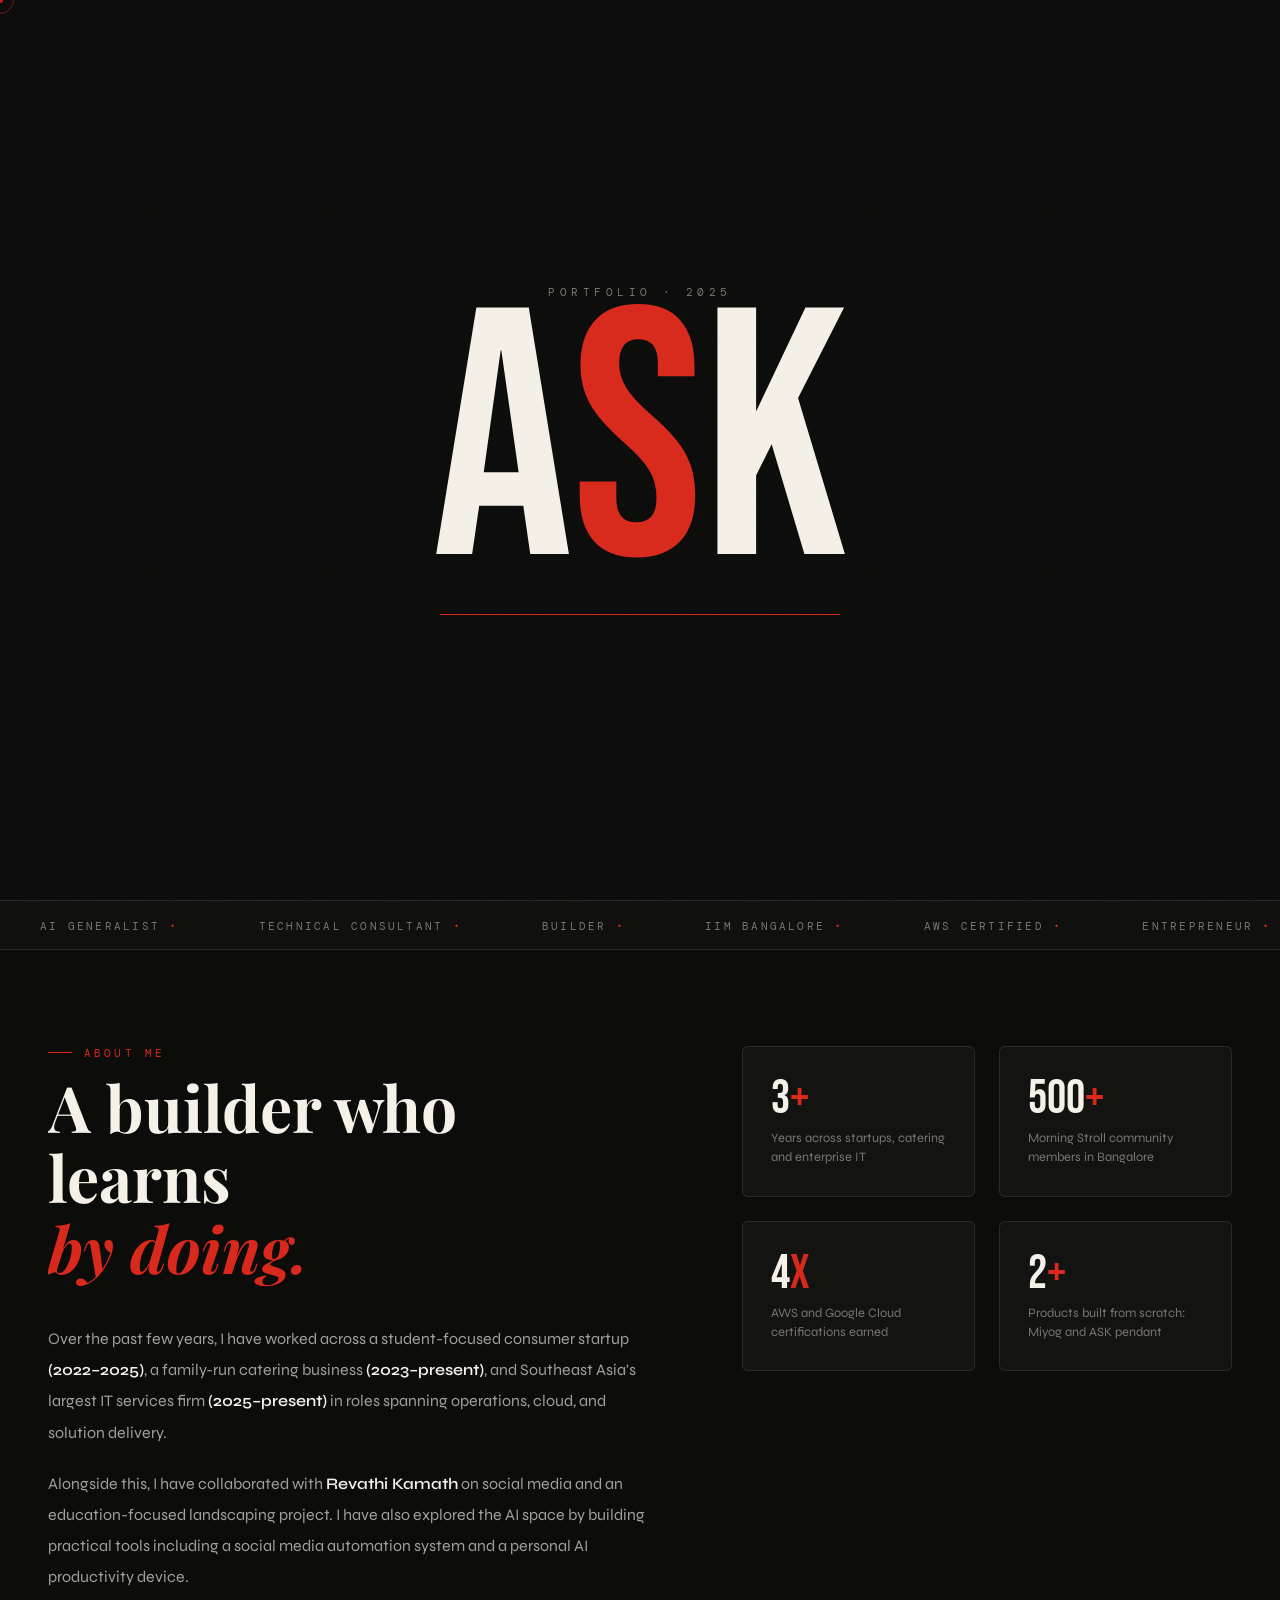
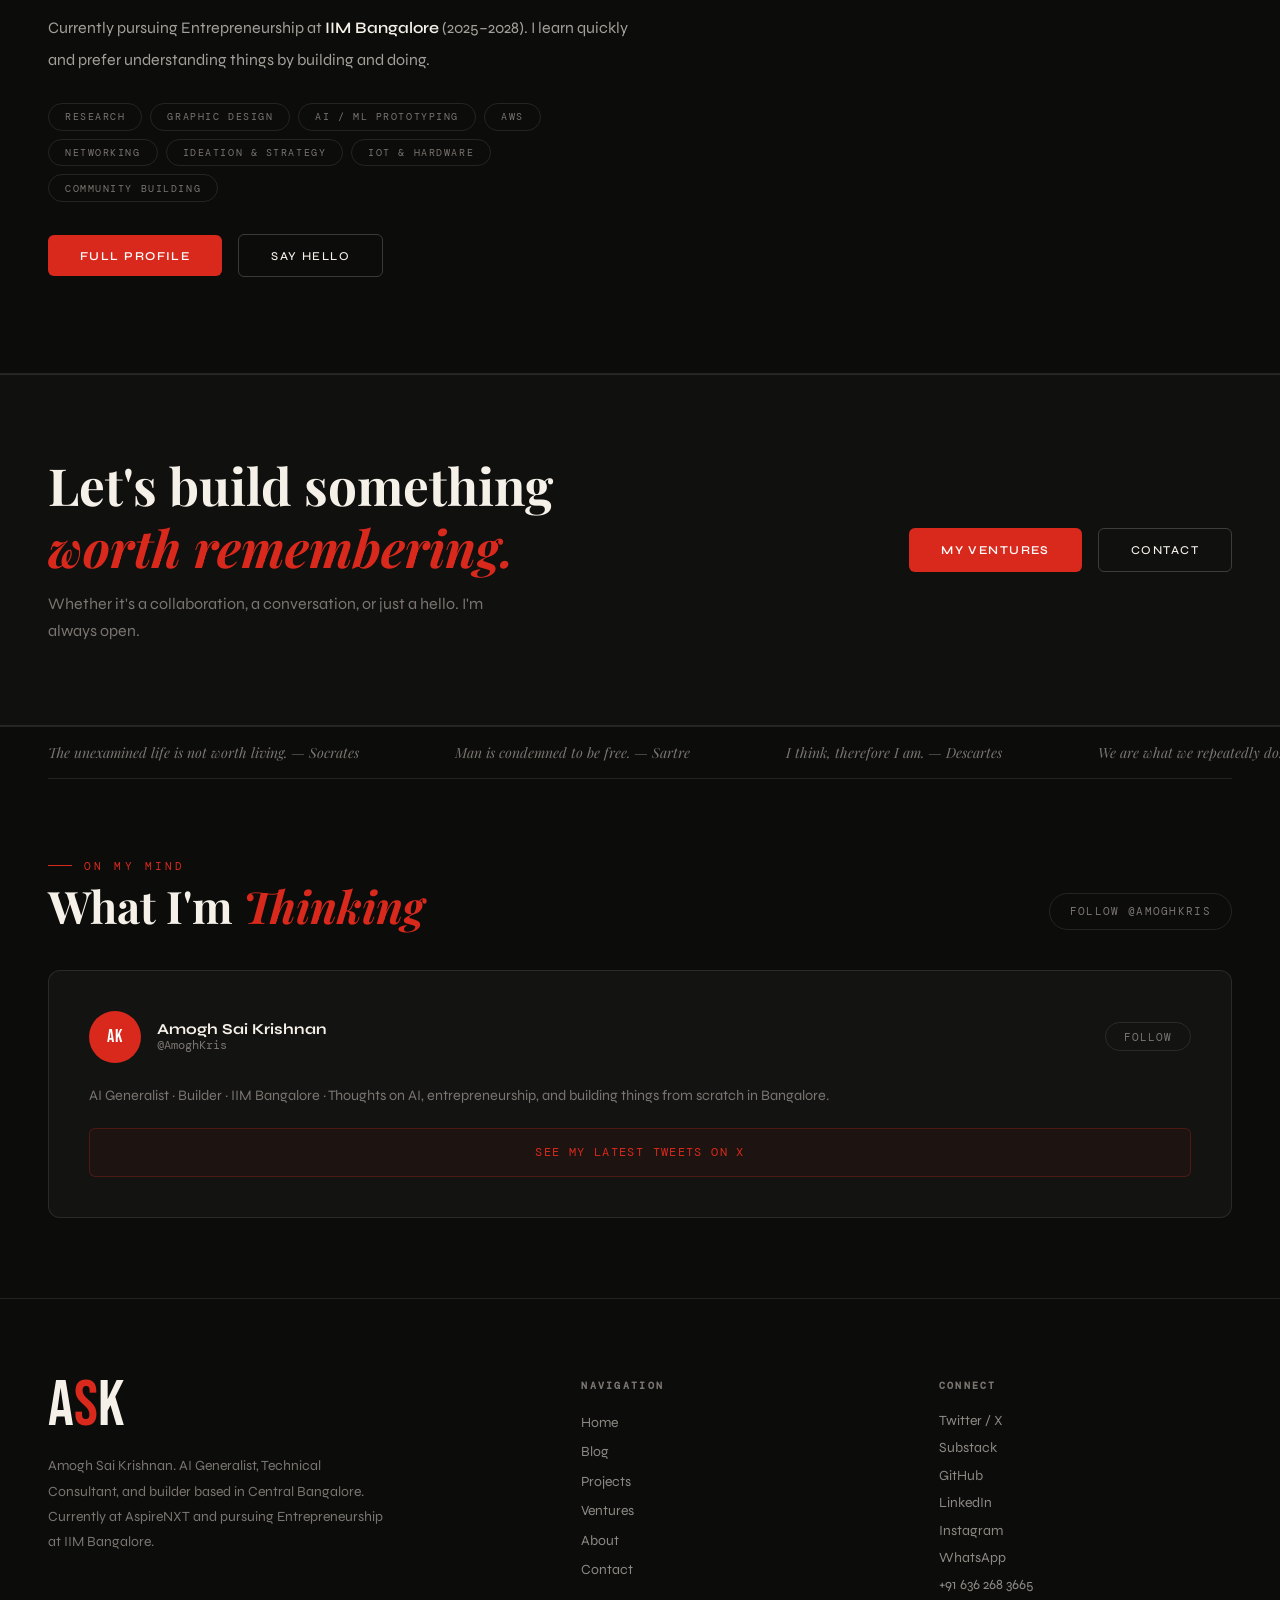
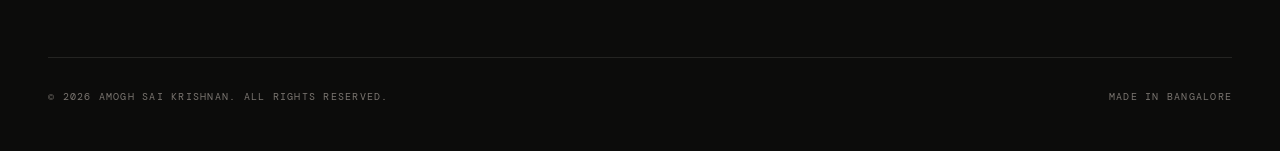
<file: index.html>
<!DOCTYPE html>
<html lang="en">
<head>
<meta charset="UTF-8">
<meta name="viewport" content="width=device-width, initial-scale=1.0">
<title>ASK — Amogh Sai Krishnan</title>
<meta name="description" content="Amogh Sai Krishnan — AI Generalist, Technical Consultant, Entrepreneur. Bangalore.">
<link rel="stylesheet" href="style.css">
<link rel="preconnect" href="https://fonts.googleapis.com">
<link href="https://fonts.googleapis.com/css2?family=Bebas+Neue&family=Playfair+Display:ital,wght@0,700;0,900;1,400;1,700&family=Syne:wght@300;400;500;600&family=DM+Mono:wght@300&display=swap" rel="stylesheet">
</head>
<body>

<div id="scroll-bar"></div>
<div id="cursor"></div>
<div id="cursor-ring"></div>

<div id="intro">
  <span class="intro-eyebrow">Portfolio &middot; 2025</span>
  <div class="intro-logo">A<span>S</span>K</div>
  <div class="intro-rule"></div>
</div>

<nav id="navbar">
  <a class="nav-logo" href="#" onclick="showPage('home');return false;">A<em>S</em>K</a>
  <div class="nav-links">
    <a href="#" id="nl-home"     class="active" onclick="showPage('home');    return false;">Home</a>
    <a href="#" id="nl-blog"                    onclick="showPage('blog');    return false;">Blog</a>
    <a href="#" id="nl-projects"                onclick="showPage('projects');return false;">Projects</a>
    <a href="#" id="nl-ventures"                onclick="showPage('ventures');return false;">Ventures</a>
    <a href="#" id="nl-about"                   onclick="showPage('about');   return false;">About</a>
    <a href="#" id="nl-contact"                 onclick="showPage('contact'); return false;">Contact</a>
  </div>
  <div class="nav-actions">
    <a href="https://github.com/amogh-code" target="_blank" aria-label="GitHub">
      <svg width="16" height="16" viewBox="0 0 24 24" fill="currentColor"><path d="M12 2C6.477 2 2 6.484 2 12.017c0 4.425 2.865 8.18 6.839 9.504.5.092.682-.217.682-.483 0-.237-.008-.868-.013-1.703-2.782.605-3.369-1.343-3.369-1.343-.454-1.158-1.11-1.466-1.11-1.466-.908-.62.069-.608.069-.608 1.003.07 1.531 1.032 1.531 1.032.892 1.53 2.341 1.088 2.91.832.092-.647.35-1.088.636-1.338-2.22-.253-4.555-1.113-4.555-4.951 0-1.093.39-1.988 1.029-2.688-.103-.253-.446-1.272.098-2.65 0 0 .84-.27 2.75 1.026A9.564 9.564 0 0112 6.844c.85.004 1.705.115 2.504.337 1.909-1.296 2.747-1.027 2.747-1.027.546 1.379.202 2.398.1 2.651.64.7 1.028 1.595 1.028 2.688 0 3.848-2.339 4.695-4.566 4.943.359.309.678.92.678 1.855 0 1.338-.012 2.419-.012 2.747 0 .268.18.58.688.482A10.019 10.019 0 0022 12.017C22 6.484 17.522 2 12 2z"/></svg>
    </a>
    <a href="https://x.com/AmoghKris" target="_blank" aria-label="X">
      <svg width="15" height="15" viewBox="0 0 24 24" fill="currentColor"><path d="M18.244 2.25h3.308l-7.227 8.26 8.502 11.24H16.17l-4.714-6.231-5.401 6.231H2.744l7.73-8.835L1.254 2.25H8.08l4.259 5.622zm-1.161 17.52h1.833L7.084 4.126H5.117z"/></svg>
    </a>
  </div>
  <button class="hamburger" id="hamburger" onclick="toggleMenu()" aria-label="Menu">
    <span></span><span></span><span></span>
  </button>
</nav>

<div class="mobile-nav" id="mobile-nav">
  <a href="#" onclick="showPage('home');    closeMenu();return false;" id="mn-home">Home</a>
  <a href="#" onclick="showPage('blog');    closeMenu();return false;" id="mn-blog">Blog</a>
  <a href="#" onclick="showPage('projects');closeMenu();return false;" id="mn-projects">Projects</a>
  <a href="#" onclick="showPage('ventures');closeMenu();return false;" id="mn-ventures">Ventures</a>
  <a href="#" onclick="showPage('about');   closeMenu();return false;" id="mn-about">About</a>
  <a href="#" onclick="showPage('contact'); closeMenu();return false;" id="mn-contact">Contact</a>
  <div class="mob-socials">
    <a href="https://x.com/AmoghKris" target="_blank">Twitter / X</a>
    <a href="https://amoghkris.substack.com/" target="_blank">Substack</a>
    <a href="https://www.instagram.com/amogh.kris/" target="_blank">Instagram</a>
    <a href="https://wa.link/hhleux" target="_blank">WhatsApp</a>
  </div>
</div>

<!-- HOME -->
<section id="page-home" class="page active">
  <div class="hero">
    <div class="hero-bg-text">ASK</div>
    <div class="hero-main">
      <div class="hero-tag">AI Generalist &middot; Bangalore</div>
      <h1 class="hero-name">AMOGH<br><span class="line2">SAI K.</span></h1>
      <p class="hero-title">Builder, Consultant &amp; Entrepreneur</p>
      <p class="hero-desc">Over the past few years I have moved across a student startup, a family catering business, and Southeast Asia's largest IT services firm spanning operations, cloud, and solution delivery. I learn by building and doing.</p>
      <div class="hero-actions">
        <a class="btn-red" href="#" onclick="showPage('ventures');return false;">View Ventures</a>
        <a class="btn-ghost" href="#" onclick="showPage('contact');return false;">Get In Touch</a>
      </div>
    </div>
    <div class="hero-sidebar">
      <div class="hero-socials">
        <a href="https://x.com/AmoghKris" target="_blank">Twitter / X</a>
        <a href="https://amoghkris.substack.com/" target="_blank">Substack</a>
        <a href="https://www.linkedin.com/in/amogh-sai-krishnan-1506a8212" target="_blank">LinkedIn</a>
        <a href="https://www.instagram.com/amogh.kris/" target="_blank">Instagram</a>
        <a href="https://wa.link/hhleux" target="_blank">WhatsApp</a>
      </div>
      <div class="hero-scroll">Scroll Down</div>
    </div>
  </div>

  <div class="marquee-wrap">
    <div class="marquee-track">
      <span class="marquee-item">AI Generalist <b>&middot;</b></span><span class="marquee-item">Technical Consultant <b>&middot;</b></span><span class="marquee-item">Builder <b>&middot;</b></span><span class="marquee-item">IIM Bangalore <b>&middot;</b></span><span class="marquee-item">AWS Certified <b>&middot;</b></span><span class="marquee-item">Entrepreneur <b>&middot;</b></span><span class="marquee-item">Morning Stroll Host <b>&middot;</b></span><span class="marquee-item">IoT &amp; Hardware <b>&middot;</b></span><span class="marquee-item">LLM Fine-tuning <b>&middot;</b></span><span class="marquee-item">Bangalore <b>&middot;</b></span><span class="marquee-item">AI Generalist <b>&middot;</b></span><span class="marquee-item">Technical Consultant <b>&middot;</b></span><span class="marquee-item">Builder <b>&middot;</b></span><span class="marquee-item">IIM Bangalore <b>&middot;</b></span><span class="marquee-item">AWS Certified <b>&middot;</b></span><span class="marquee-item">Entrepreneur <b>&middot;</b></span><span class="marquee-item">Morning Stroll Host <b>&middot;</b></span><span class="marquee-item">IoT &amp; Hardware <b>&middot;</b></span><span class="marquee-item">LLM Fine-tuning <b>&middot;</b></span><span class="marquee-item">Bangalore <b>&middot;</b></span>
    </div>
  </div>

  <div class="container">
    <section class="bio-section">
      <div class="bio-grid">
        <div>
          <div class="section-eyebrow">About Me</div>
          <h2 class="section-title">A builder who learns<br><em>by doing.</em></h2>
          <div style="height:2rem"></div>
          <p class="bio-text">Over the past few years, I have worked across a student-focused consumer startup <strong>(2022&#8211;2025)</strong>, a family-run catering business <strong>(2023&#8211;present)</strong>, and Southeast Asia's largest IT services firm <strong>(2025&#8211;present)</strong> in roles spanning operations, cloud, and solution delivery.</p>
          <p class="bio-text">Alongside this, I have collaborated with <strong>Revathi Kamath</strong> on social media and an education-focused landscaping project. I have also explored the AI space by building practical tools including a social media automation system and a personal AI productivity device.</p>
          <p class="bio-text">Currently pursuing Entrepreneurship at <strong>IIM Bangalore</strong> (2025&#8211;2028). I learn quickly and prefer understanding things by building and doing.</p>
          <div class="tag-row">
            <span class="tag">Research</span><span class="tag">Graphic Design</span><span class="tag">AI / ML Prototyping</span><span class="tag">AWS</span><span class="tag">Networking</span><span class="tag">Ideation &amp; Strategy</span><span class="tag">IoT &amp; Hardware</span><span class="tag">Community Building</span>
          </div>
          <div class="hero-actions" style="margin-top:2rem">
            <a class="btn-red" href="#" onclick="showPage('about');return false;">Full Profile</a>
            <a class="btn-ghost" href="#" onclick="showPage('contact');return false;">Say Hello</a>
          </div>
        </div>
        <div>
          <div class="stat-grid reveal">
            <div class="stat-card"><div class="stat-num">3<span>+</span></div><div class="stat-label">Years across startups, catering and enterprise IT</div></div>
            <div class="stat-card"><div class="stat-num">500<span>+</span></div><div class="stat-label">Morning Stroll community members in Bangalore</div></div>
            <div class="stat-card"><div class="stat-num">4<span>x</span></div><div class="stat-label">AWS and Google Cloud certifications earned</div></div>
            <div class="stat-card"><div class="stat-num">2<span>+</span></div><div class="stat-label">Products built from scratch: Miyog and ASK pendant</div></div>
          </div>
        </div>
      </div>
    </section>
  </div>

  <div class="section-rule" style="margin:0"></div>

  <div class="cta-strip reveal">
    <div>
      <h2>Let's build something<br><em>worth remembering.</em></h2>
      <p>Whether it's a collaboration, a conversation, or just a hello. I'm always open.</p>
    </div>
    <div class="cta-strip-btns">
      <a class="btn-red" href="#" onclick="showPage('ventures');return false;">My Ventures</a>
      <a class="btn-ghost" href="#" onclick="showPage('contact');return false;">Contact</a>
    </div>
  </div>

  <div class="quotes-bar"><div class="quotes-track" id="quotes-track"></div></div>

  <div class="container">
    <section class="tweets-section reveal">
      <div class="tweets-header">
        <div class="tweets-header-left">
          <div class="section-eyebrow">On My Mind</div>
          <h2>What I'm <em>Thinking</em></h2>
        </div>
        <a href="https://x.com/AmoghKris" target="_blank" class="tweets-follow-btn">Follow @AmoghKris</a>
      </div>
      <div class="tweet-profile-card">
        <div class="tweet-profile-top">
          <div class="tweet-avatar">AK</div>
          <div>
            <div class="tweet-handle-name">Amogh Sai Krishnan</div>
            <div class="tweet-handle">@AmoghKris</div>
          </div>
          <a href="https://x.com/AmoghKris" target="_blank" class="tweet-follow-pill">Follow</a>
        </div>
        <p class="tweet-profile-bio">AI Generalist &middot; Builder &middot; IIM Bangalore &middot; Thoughts on AI, entrepreneurship, and building things from scratch in Bangalore.</p>
        <a href="https://x.com/AmoghKris" target="_blank" class="tweet-see-all">See my latest tweets on X</a>
      </div>
    </section>
  </div>

  <footer>
    <div class="footer-top">
      <div class="footer-brand">
        <div class="footer-logo">A<em>S</em>K</div>
        <p class="footer-desc">Amogh Sai Krishnan. AI Generalist, Technical Consultant, and builder based in Central Bangalore. Currently at AspireNXT and pursuing Entrepreneurship at IIM Bangalore.</p>
      </div>
      <div class="footer-col">
        <h5>Navigation</h5>
        <ul>
          <li><a href="#" onclick="showPage('home');return false;">Home</a></li>
          <li><a href="#" onclick="showPage('blog');return false;">Blog</a></li>
          <li><a href="#" onclick="showPage('projects');return false;">Projects</a></li>
          <li><a href="#" onclick="showPage('ventures');return false;">Ventures</a></li>
          <li><a href="#" onclick="showPage('about');return false;">About</a></li>
          <li><a href="#" onclick="showPage('contact');return false;">Contact</a></li>
        </ul>
      </div>
      <div class="footer-col">
        <h5>Connect</h5>
        <div class="footer-socials">
          <a href="https://x.com/AmoghKris" target="_blank">Twitter / X</a>
          <a href="https://amoghkris.substack.com/" target="_blank">Substack</a>
          <a href="https://github.com/amogh-code" target="_blank">GitHub</a>
          <a href="https://www.linkedin.com/in/amogh-sai-krishnan-1506a8212" target="_blank">LinkedIn</a>
          <a href="https://www.instagram.com/amogh.kris/" target="_blank">Instagram</a>
          <a href="https://wa.link/hhleux" target="_blank">WhatsApp</a>
          <a href="tel:+916362683665">+91 636 268 3665</a>
        </div>
      </div>
    </div>
    <div class="footer-bottom">
      <span>&#169; <span id="year"></span> Amogh Sai Krishnan. All rights reserved.</span>
      <span>Made in Bangalore</span>
    </div>
  </footer>
</section>

<!-- BLOG -->
<section id="page-blog" class="page">
<div class="container">
  <div class="page-header">
    <div class="section-number">02</div>
    <div class="section-eyebrow">Writing</div>
    <h1 class="section-title">Thoughts &amp;<em> Essays</em></h1>
    <p class="section-sub">I write about AI, entrepreneurship, psychology, and whatever is on my mind. Published on Substack.</p>
  </div>
  <div class="blog-subscribe-strip reveal">
    <div>
      <p class="blog-subscribe-label">Get new essays in your inbox</p>
      <p class="blog-subscribe-sub">No spam. Just thinking, once in a while.</p>
    </div>
    <div class="blog-subscribe-actions">
      <a href="https://amoghkris.substack.com/subscribe" target="_blank" class="btn-red">Subscribe Free</a>
      <a href="https://amoghkris.substack.com/" target="_blank" class="btn-ghost">Read on Substack</a>
    </div>
  </div>
  <div id="blog-posts-grid" class="blog-posts-grid">
    <div class="blog-loading">
      <div class="loading-pulse"><span></span><span></span><span></span></div>
      <p style="margin-top:1rem">Loading posts</p>
    </div>
  </div>
  <div class="blog-sidebar-card reveal" style="margin-top:3rem">
    <h4>What I Write About</h4>
    <div class="tag-row" style="margin:1rem 0 0">
      <span class="tag">AI &amp; Automation</span><span class="tag">Entrepreneurship</span><span class="tag">Psychology</span><span class="tag">Building in Public</span><span class="tag">Bangalore</span><span class="tag">Startups</span>
    </div>
  </div>
  <div style="height:4rem"></div>
</div>
</section>

<!-- PROJECTS -->
<section id="page-projects" class="page">
<div class="container">
  <div class="page-header">
    <div class="section-number">03</div>
    <div class="section-eyebrow">GitHub</div>
    <h1 class="section-title">Code &amp;<em> Experiments</em></h1>
    <p class="section-sub">A live view of my GitHub repositories from web apps to prototypes and everything in between.</p>
  </div>
  <div class="search-row">
    <div class="search-wrap">
      <svg width="14" height="14" viewBox="0 0 24 24" fill="none" stroke="currentColor" stroke-width="2"><circle cx="11" cy="11" r="8"/><line x1="21" y1="21" x2="16.65" y2="16.65"/></svg>
      <input type="text" class="search-input" id="repo-search" placeholder="Search repositories" oninput="filterRepos()">
    </div>
    <select class="filter-select" id="lang-filter" onchange="filterRepos()"><option value="">All Languages</option></select>
    <button class="btn-sm-ghost" onclick="resetFilters()">Reset</button>
  </div>
  <div class="repos-grid" id="repos-grid">
    <div class="repo-loading">Fetching repositories<div class="loading-pulse"><span></span><span></span><span></span></div></div>
  </div>
  <div style="height:5rem"></div>
</div>
</section>

<!-- VENTURES -->
<section id="page-ventures" class="page">
<div class="container">
  <div class="page-header">
    <div class="section-number">04</div>
    <div class="section-eyebrow">Entrepreneurship</div>
    <h1 class="section-title">Ventures &amp;<em> Work</em></h1>
    <p class="section-sub">Businesses built, products shipped, communities grown.</p>
  </div>
  <div class="ventures-section">

    <div class="accordion open" id="vc-miyog">
      <button class="accordion-trigger" onclick="toggleAcc('vc-miyog')">
        <div class="acc-head"><div class="acc-name">Miyog</div><div class="acc-tagline">AI-driven social media creation tool &middot; 2025</div></div>
        <svg class="acc-chevron" width="20" height="20" viewBox="0 0 24 24" fill="none" stroke="currentColor" stroke-width="1.5"><polyline points="6 9 12 15 18 9"/></svg>
      </button>
      <div class="accordion-body"><div class="accordion-content">
        <div class="venture-layout">
          <div class="venture-body">
            <p>In 2025, I built Miyog, an AI-driven social media tool that ideates, creates, edits, and publishes content end to end. Supports AI-assisted editing of existing videos and fully AI-generated content.</p>
            <p>Building Miyog involved fine-tuning LLMs, integrating multiple APIs, writing thousands of lines of code, and owning the system from development to deployment.</p>
            <div class="venture-list"><h6>What I built</h6><ul>
              <li>Fine-tuned LLMs for content ideation</li><li>Multi-platform API integrations</li><li>AI-assisted video editing pipeline</li><li>Fully AI-generated content flows</li>
            </ul></div>
            <div class="venture-btns"><a class="btn-ghost" href="#" onclick="showPage('contact');return false;">Inquire</a></div>
          </div>
          <div class="venture-media"><div class="media-block">&#129302;</div></div>
        </div>
      </div></div>
    </div>

    <div class="accordion" id="vc-ask">
      <button class="accordion-trigger" onclick="toggleAcc('vc-ask')">
        <div class="acc-head"><div class="acc-name">ASK AI Pendant</div><div class="acc-tagline">Personal AI productivity device &middot; Late 2025 to 2026</div></div>
        <svg class="acc-chevron" width="20" height="20" viewBox="0 0 24 24" fill="none" stroke="currentColor" stroke-width="1.5"><polyline points="6 9 12 15 18 9"/></svg>
      </button>
      <div class="accordion-body"><div class="accordion-content">
        <div class="venture-layout">
          <div class="venture-body">
            <p>I built ASK, a personal AI pendant for everyday productivity. The device uses an onboard microchip, battery, and microphone to listen to conversations both online and offline, automatically creating notes, setting reminders, and generating to-do lists.</p>
            <div class="venture-list"><h6>Technologies</h6><ul>
              <li>Custom hardware design and 3D printing</li><li>IoT systems and onboard microchip</li><li>AI integrations for notes, reminders, and tasks</li><li>Full product ownership from concept to device</li>
            </ul></div>
          </div>
          <div class="venture-media"><div class="media-block">&#128302;</div></div>
        </div>
      </div></div>
    </div>

    <div class="accordion" id="vc-stroll">
      <button class="accordion-trigger" onclick="toggleAcc('vc-stroll')">
        <div class="acc-head"><div class="acc-name">The Morning Stroll</div><div class="acc-tagline">Bangalore outdoor startup networking group &middot; Ongoing</div></div>
        <svg class="acc-chevron" width="20" height="20" viewBox="0 0 24 24" fill="none" stroke="currentColor" stroke-width="1.5"><polyline points="6 9 12 15 18 9"/></svg>
      </button>
      <div class="accordion-body"><div class="accordion-content">
        <div class="venture-layout">
          <div class="venture-body">
            <p>I run The Morning Stroll, one of Bangalore's largest outdoor startup networking groups. Monthly events on the first Sunday at Cubbon Park with 40 to 50 attendees and a community of over 500 members.</p>
            <div class="venture-list"><h6>Key numbers</h6><ul>
              <li>500+ community members</li><li>40 to 50 attendees per monthly event</li><li>Cubbon Park, Bangalore. First Sunday of each month.</li>
            </ul></div>
          </div>
          <div class="venture-media"><div class="media-block">&#127807;</div></div>
        </div>
      </div></div>
    </div>

    <div class="accordion" id="vc-annam">
      <button class="accordion-trigger" onclick="toggleAcc('vc-annam')">
        <div class="acc-head"><div class="acc-name">Annam Authentic</div><div class="acc-tagline">Malleshwaram vegetarian catering &middot; 2023 to present</div></div>
        <svg class="acc-chevron" width="20" height="20" viewBox="0 0 24 24" fill="none" stroke="currentColor" stroke-width="1.5"><polyline points="6 9 12 15 18 9"/></svg>
      </button>
      <div class="accordion-body"><div class="accordion-content">
        <div class="venture-layout">
          <div class="venture-body">
            <p>Malleshwaram and Sadashivnagar's largest catering service, specializing in pure vegetarian authentic Brahmin style food. As CEO I oversee marketing, delivery, cooking, and all business operations.</p>
            <div class="venture-list"><h6>What we offer</h6><ul>
              <li>100% Vegetarian. 200% Flavor.</li><li>Daily rotating authentic menu</li><li>Premium buffet experience</li><li>Catering services available</li>
            </ul></div>
            <div class="venture-meta">
              <div class="meta-row"><svg viewBox="0 0 24 24" fill="none" stroke="currentColor" stroke-width="2"><path d="M21 10c0 7-9 13-9 13s-9-6-9-13a9 9 0 0118 0z"/><circle cx="12" cy="10" r="3"/></svg>123 Malleshwaram Main Road, Bangalore</div>
              <div class="meta-row"><svg viewBox="0 0 24 24" fill="none" stroke="currentColor" stroke-width="2"><path d="M22 16.92v3a2 2 0 01-2.18 2 19.79 19.79 0 01-8.63-3.07A19.5 19.5 0 013.07 8.81 19.79 19.79 0 01.02 4.18 2 2 0 012 2h3a2 2 0 012 1.72 12.84 12.84 0 00.7 2.81 2 2 0 01-.45 2.11L6.09 9.91a16 16 0 006 6l1.27-1.27a2 2 0 012.11-.45 12.84 12.84 0 002.81.7A2 2 0 0122 16.92z"/></svg>+91 636 268 3665</div>
            </div>
            <div class="venture-btns"><a class="btn-ghost" href="https://maps.google.com" target="_blank">Get Directions</a></div>
          </div>
          <div class="venture-media">
            <div class="media-block">&#127835;</div>
            <iframe src="https://www.google.com/maps/embed?pb=!1m18!1m12!1m3!1d3887.7246953840214!2d77.5598192!3d12.996252!2m3!1f0!2f0!3f0!3m2!1i1024!2i768!4f13.1!3m3!1m2!1s0x3bae3dde41c9d541%3A0x6c0ee3d8f12fa178!2sMalleshwaram%2C%20Bengaluru%2C%20Karnataka!5e0!3m2!1sen!2sin!4v1650450519289!5m2!1sen!2sin" width="100%" height="200" style="border:0;border-radius:6px;display:block" allowfullscreen loading="lazy"></iframe>
          </div>
        </div>
      </div></div>
    </div>

    <div class="accordion" id="vc-gudbud">
      <button class="accordion-trigger" onclick="toggleAcc('vc-gudbud')">
        <div class="acc-head"><div class="acc-name">Gudbud.in</div><div class="acc-tagline">Student apparel brand &middot; 2022 to 2025</div></div>
        <svg class="acc-chevron" width="20" height="20" viewBox="0 0 24 24" fill="none" stroke="currentColor" stroke-width="1.5"><polyline points="6 9 12 15 18 9"/></svg>
      </button>
      <div class="accordion-body"><div class="accordion-content">
        <div class="venture-layout">
          <div class="venture-body">
            <p>A student-focused online store specializing in quirky relatable apparel for engineers, celebrating the chaos of student life through humour-infused designs.</p>
            <div class="venture-list"><h6>Services</h6><ul>
              <li>Custom T-shirts and Hoodies</li><li>Event and College Fest Merchandise</li><li>Corporate Branding</li><li>Small Batch Custom Orders</li>
            </ul></div>
            <div class="venture-btns"><a class="btn-red" href="https://gudbud.in" target="_blank">Visit Gudbud.in</a></div>
          </div>
          <div class="venture-media"><div class="media-block">&#128089;</div></div>
        </div>
      </div></div>
    </div>

    <div class="accordion" id="vc-web">
      <button class="accordion-trigger" onclick="toggleAcc('vc-web')">
        <div class="acc-head"><div class="acc-name">Web Projects</div><div class="acc-tagline">AspireNXT &middot; Jamming Goat &middot; Revathi Kamath &middot; 2025</div></div>
        <svg class="acc-chevron" width="20" height="20" viewBox="0 0 24 24" fill="none" stroke="currentColor" stroke-width="1.5"><polyline points="6 9 12 15 18 9"/></svg>
      </button>
      <div class="accordion-body"><div class="accordion-content">
        <div class="venture-layout">
          <div class="venture-body">
            <p>Contributed to the website development of AspireNXT and independently designed and built the website for Jamming Goat. Also working with Revathi Kamath on social media strategy and an online landscaping college covering outdoor space design, ecological planning, and environmental aesthetics.</p>
            <div class="venture-btns">
              <a class="btn-red" href="https://aspirenxt.com" target="_blank">AspireNXT</a>
              <a class="btn-ghost" href="https://jamminggoat.in" target="_blank">Jamming Goat</a>
            </div>
          </div>
          <div class="venture-media"><div class="media-block">&#128187;</div></div>
        </div>
      </div></div>
    </div>

    <div class="accordion" id="vc-hypericon">
      <button class="accordion-trigger" onclick="toggleAcc('vc-hypericon')">
        <div class="acc-head"><div class="acc-name">Hypericon Skin</div><div class="acc-tagline">Skincare Pinterest affiliate marketing &middot; Ongoing</div></div>
        <svg class="acc-chevron" width="20" height="20" viewBox="0 0 24 24" fill="none" stroke="currentColor" stroke-width="1.5"><polyline points="6 9 12 15 18 9"/></svg>
      </button>
      <div class="accordion-body"><div class="accordion-content">
        <div class="venture-layout">
          <div class="venture-body">
            <p>A skincare-focused Pinterest affiliate marketing project, curating and promoting skincare content and products through a dedicated Pinterest presence.</p>
            <div class="venture-btns"><a class="btn-ghost" href="https://in.pinterest.com/hypericonskin/" target="_blank">View on Pinterest</a></div>
          </div>
          <div class="venture-media"><div class="media-block">&#127807;</div></div>
        </div>
      </div></div>
    </div>

  </div>
  <div style="height:2rem"></div>
</div>
</section>

<!-- ABOUT -->
<section id="page-about" class="page">
<div class="container">
  <div class="page-header">
    <div class="section-number">05</div>
    <div class="section-eyebrow">Resume</div>
    <h1 class="section-title">The Walking<br><em>Resume</em></h1>
    <p class="section-sub">With a Pulse.</p>
  </div>
  <div class="marquee-wrap" style="margin-bottom:3rem">
    <div class="marquee-track slow">
      <span class="marquee-item">AI Generalist <b>&middot;</b></span><span class="marquee-item">IIM Bangalore <b>&middot;</b></span><span class="marquee-item">AspireNXT Technical Consultant <b>&middot;</b></span><span class="marquee-item">Builder <b>&middot;</b></span><span class="marquee-item">AWS Certified <b>&middot;</b></span><span class="marquee-item">Morning Stroll Host <b>&middot;</b></span><span class="marquee-item">AI Generalist <b>&middot;</b></span><span class="marquee-item">IIM Bangalore <b>&middot;</b></span><span class="marquee-item">AspireNXT Technical Consultant <b>&middot;</b></span><span class="marquee-item">Builder <b>&middot;</b></span><span class="marquee-item">AWS Certified <b>&middot;</b></span><span class="marquee-item">Morning Stroll Host <b>&middot;</b></span>
    </div>
  </div>
  <div class="about-section">
    <div class="about-layout">
      <div>
        <div class="section-eyebrow" style="margin-bottom:2rem">Experience</div>
        <div class="timeline">
          <div class="tl-item reveal">
            <div class="tl-dot"><svg viewBox="0 0 24 24" fill="none" stroke="currentColor" stroke-width="2.5"><polyline points="20 6 9 17 4 12"/></svg></div>
            <div class="tl-card"><div class="tl-date">2025 to Present</div><div class="tl-title">Technical Consultant at AspireNXT</div><div class="tl-org">Southeast Asia's Largest IT Services Company</div><div class="tl-desc">Collaborating with AWS and Atlassian teams across technical implementation and solution sales. Earned multiple certifications and contributed to the company's new website.</div></div>
          </div>
          <div class="tl-item reveal reveal-delay-1">
            <div class="tl-dot"><svg viewBox="0 0 24 24" fill="none" stroke="currentColor" stroke-width="2.5"><circle cx="12" cy="12" r="3"/></svg></div>
            <div class="tl-card"><div class="tl-date">2025 to 2028</div><div class="tl-title">Entrepreneurship at IIM Bangalore</div><div class="tl-org">Indian Institute of Management Bangalore</div><div class="tl-desc">Pursuing Entrepreneurship at one of India's top business schools while continuing to build and ship products.</div></div>
          </div>
          <div class="tl-item reveal reveal-delay-2">
            <div class="tl-dot"><svg viewBox="0 0 24 24" fill="none" stroke="currentColor" stroke-width="2.5"><path d="M12 20h9"/><path d="M16.5 3.5a2.121 2.121 0 013 3L7 19l-4 1 1-4L16.5 3.5z"/></svg></div>
            <div class="tl-card"><div class="tl-date">Nov 2023 to Present</div><div class="tl-title">CEO at Annam Authentic</div><div class="tl-org">Catering Service, Malleshwaram and Sadashivnagar</div><div class="tl-desc">Leading Malleshwaram's largest vegetarian catering service. Managing marketing, delivery, cooking, and all business operations.</div></div>
          </div>
          <div class="tl-item reveal reveal-delay-1">
            <div class="tl-dot"><svg viewBox="0 0 24 24" fill="none" stroke="currentColor" stroke-width="2.5"><polyline points="16 18 22 12 16 6"/><polyline points="8 6 2 12 8 18"/></svg></div>
            <div class="tl-card"><div class="tl-date">2022 to 2025</div><div class="tl-title">Founder at Gudbud.in</div><div class="tl-org">Student Apparel Startup</div><div class="tl-desc">Founded a student-focused online store for engineers. Launched and managed all aspects from design to delivery.</div></div>
          </div>
          <div class="tl-item reveal reveal-delay-2">
            <div class="tl-dot"><svg viewBox="0 0 24 24" fill="none" stroke="currentColor" stroke-width="2.5"><path d="M2 3h6a4 4 0 014 4v14a3 3 0 00-3-3H2z"/><path d="M22 3h-6a4 4 0 00-4 4v14a3 3 0 013-3h7z"/></svg></div>
            <div class="tl-card"><div class="tl-date">2021 to Oct 2024</div><div class="tl-title">Freelance Copywriter and Designer</div><div class="tl-org">Self-employed</div><div class="tl-desc">Created compelling content for various clients and designed social media posts, developing a keen eye for visual storytelling.</div></div>
          </div>
          <div class="tl-item reveal">
            <div class="tl-dot"><svg viewBox="0 0 24 24" fill="none" stroke="currentColor" stroke-width="2.5"><path d="M22 10v6M2 10l10-5 10 5-10 5z"/></svg></div>
            <div class="tl-card"><div class="tl-date">Jun 2023 to Mar 2025</div><div class="tl-title">Pre-University, Psychology</div><div class="tl-org">Sri Sri Ravishankar Vidyamandir</div><div class="tl-desc">Pursued Pre-University with a focus on Psychology, building a foundation in human behaviour and cognitive science.</div></div>
          </div>
        </div>
      </div>
      <div class="sidebar-cards">
        <div class="sidebar-acc open" id="sa-skills">
          <button class="sidebar-trigger" onclick="toggleSidebar('sa-skills')">
            <div><div class="sidebar-name">Skills</div><div class="sidebar-sub">What I bring to the table</div></div>
            <svg class="sidebar-chevron" width="16" height="16" viewBox="0 0 24 24" fill="none" stroke="currentColor" stroke-width="2"><polyline points="6 9 12 15 18 9"/></svg>
          </button>
          <div class="sidebar-body"><div class="sidebar-content">
            <div class="skill-col-wrap">
              <div class="skill-group"><h6>Technical</h6><ul><li>AWS Cloud</li><li>AI and ML Prototyping</li><li>LLM Fine-tuning</li><li>IoT and Hardware</li><li>Web Development</li><li>API Integrations</li></ul></div>
              <div class="skill-group"><h6>Creative</h6><ul><li>Graphic Design</li><li>Copywriting</li><li>Social Media</li><li>Brand Strategy</li><li>Content Creation</li><li>Ideation</li></ul></div>
            </div>
          </div></div>
        </div>
        <div class="sidebar-acc" id="sa-certs">
          <button class="sidebar-trigger" onclick="toggleSidebar('sa-certs')">
            <div><div class="sidebar-name">Certifications</div><div class="sidebar-sub">4 earned</div></div>
            <svg class="sidebar-chevron" width="16" height="16" viewBox="0 0 24 24" fill="none" stroke="currentColor" stroke-width="2"><polyline points="6 9 12 15 18 9"/></svg>
          </button>
          <div class="sidebar-body"><div class="sidebar-content">
            <div class="cert-list">
              <div class="cert-item">AWS Certified Cloud Practitioner</div>
              <div class="cert-item">AWS Partner: Sales Accreditation</div>
              <div class="cert-item">AWS Partner: Technical Accreditation</div>
              <div class="cert-item">Prompt Design in Vertex AI from Google Cloud</div>
            </div>
          </div></div>
        </div>
        <div class="sidebar-acc" id="sa-langs">
          <button class="sidebar-trigger" onclick="toggleSidebar('sa-langs')">
            <div><div class="sidebar-name">Languages</div><div class="sidebar-sub">4 spoken</div></div>
            <svg class="sidebar-chevron" width="16" height="16" viewBox="0 0 24 24" fill="none" stroke="currentColor" stroke-width="2"><polyline points="6 9 12 15 18 9"/></svg>
          </button>
          <div class="sidebar-body"><div class="sidebar-content">
            <div class="cert-list">
              <div class="cert-item">English. Fluent.</div><div class="cert-item">Tamil. Proficient.</div><div class="cert-item">Hindi. Proficient.</div><div class="cert-item">Kannada. Conversational.</div>
            </div>
          </div></div>
        </div>
        <div class="sidebar-acc" id="sa-edu">
          <button class="sidebar-trigger" onclick="toggleSidebar('sa-edu')">
            <div><div class="sidebar-name">Education</div><div class="sidebar-sub">Academic background</div></div>
            <svg class="sidebar-chevron" width="16" height="16" viewBox="0 0 24 24" fill="none" stroke="currentColor" stroke-width="2"><polyline points="6 9 12 15 18 9"/></svg>
          </button>
          <div class="sidebar-body"><div class="sidebar-content">
            <div class="edu-items">
              <div class="edu-item"><div class="edu-school">Indian Institute of Management Bangalore</div><div class="edu-detail">Entrepreneurship. 2025 to 2028.</div></div>
              <div class="edu-item"><div class="edu-school">Sri Sri Ravishankar Vidyamandir</div><div class="edu-detail">Pre-University, Psychology. Jun 2023 to Mar 2025.</div></div>
              <div class="edu-item"><div class="edu-school">BP Indian Public School</div><div class="edu-detail">High School Diploma. 2010 to 2021.</div></div>
            </div>
          </div></div>
        </div>
      </div>
    </div>
    <div class="philosophy-section reveal">
      <h2 class="phil-title">My Philosophy</h2>
      <p class="phil-text">As someone fascinated by psychology and drawn to existentialist thought, I believe understanding human behaviour is the foundation for building things that actually matter.</p>
      <div class="phil-cards">
        <div class="phil-card"><h4>Psychological Lens</h4><p>My psychology background gives me a lens most builders do not have. I design for humans first, understanding behaviour before building products.</p></div>
        <div class="phil-card"><h4>Stoic Foundation</h4><p>Drawn to stoicism and existentialism. Focus on what you can control, build in the present, take responsibility. This keeps me grounded across multiple projects.</p></div>
      </div>
    </div>
  </div>
  <div style="height:4rem"></div>
</div>
</section>

<!-- CONTACT -->
<section id="page-contact" class="page">
<div class="container">
  <div class="page-header">
    <div class="section-number">06</div>
    <div class="section-eyebrow">Contact</div>
    <h1 class="section-title">Slide Into<br><em>My Inbox</em></h1>
    <p class="section-sub">Professionally. Have a project, idea, or just want to say hi?</p>
  </div>
  <div class="contact-layout">
    <div>
      <p class="contact-info-title">Reach out via any channel.</p>
      <div class="contact-item">
        <div class="contact-icon"><svg viewBox="0 0 24 24" fill="none" stroke="currentColor" stroke-width="2"><path d="M22 16.92v3a2 2 0 01-2.18 2 19.79 19.79 0 01-8.63-3.07A19.5 19.5 0 013.07 8.81 19.79 19.79 0 01.02 4.18 2 2 0 012 2h3a2 2 0 012 1.72 12.84 12.84 0 00.7 2.81 2 2 0 01-.45 2.11L6.09 9.91a16 16 0 006 6l1.27-1.27a2 2 0 012.11-.45 12.84 12.84 0 002.81.7A2 2 0 0122 16.92z"/></svg></div>
        <div><div class="contact-label">Phone</div><div class="contact-value"><a href="tel:+916362683665">+91 636 268 3665</a></div></div>
      </div>
      <div class="contact-item">
        <div class="contact-icon"><svg viewBox="0 0 24 24" fill="none" stroke="currentColor" stroke-width="2"><path d="M4 4h16c1.1 0 2 .9 2 2v12c0 1.1-.9 2-2 2H4c-1.1 0-2-.9-2-2V6c0-1.1.9-2 2-2z"/><polyline points="22,6 12,13 2,6"/></svg></div>
        <div><div class="contact-label">Email</div><div class="contact-value" id="contact-email-display">amoghsaikrishnan [at] gmail.com</div></div>
      </div>
      <div class="contact-item">
        <div class="contact-icon" style="background:rgba(37,211,102,.1);border-color:rgba(37,211,102,.3);color:#25D366"><svg viewBox="0 0 24 24" fill="currentColor"><path d="M17.472 14.382c-.297-.149-1.758-.867-2.03-.967-.273-.099-.471-.148-.67.15-.197.297-.767.966-.94 1.164-.173.199-.347.223-.644.075-.297-.15-1.255-.463-2.39-1.475-.883-.788-1.48-1.761-1.653-2.059-.173-.297-.018-.458.13-.606.134-.133.298-.347.446-.52.149-.174.198-.298.298-.497.099-.198.05-.371-.025-.52-.075-.149-.669-1.612-.916-2.207-.242-.579-.487-.5-.669-.51-.173-.008-.371-.01-.57-.01-.198 0-.52.074-.792.372-.272.297-1.04 1.016-1.04 2.479 0 1.462 1.065 2.875 1.213 3.074.149.198 2.096 3.2 5.077 4.487.709.306 1.262.489 1.694.625.712.227 1.36.195 1.871.118.571-.085 1.758-.719 2.006-1.413.248-.694.248-1.289.173-1.413-.074-.124-.272-.198-.57-.347m-5.421 7.403h-.004a9.87 9.87 0 01-5.031-1.378l-.361-.214-3.741.982.998-3.648-.235-.374a9.86 9.86 0 01-1.51-5.26c.001-5.45 4.436-9.884 9.888-9.884 2.64 0 5.122 1.03 6.988 2.898a9.825 9.825 0 012.893 6.994c-.003 5.45-4.437 9.884-9.885 9.884m8.413-18.297A11.815 11.815 0 0012.05 0C5.495 0 .16 5.335.157 11.892c0 2.096.547 4.142 1.588 5.945L.057 24l6.305-1.654a11.882 11.882 0 005.683 1.448h.005c6.554 0 11.89-5.335 11.893-11.893a11.821 11.821 0 00-3.48-8.413z"/></svg></div>
        <div><div class="contact-label">WhatsApp</div><div class="contact-value"><a href="https://wa.link/hhleux" target="_blank">Message on WhatsApp</a></div></div>
      </div>
      <div class="contact-item">
        <div class="contact-icon" style="background:rgba(200,200,200,.08);border-color:rgba(200,200,200,.2);color:#aaa"><svg viewBox="0 0 24 24" fill="currentColor"><path d="M12 2C6.477 2 2 6.484 2 12.017c0 4.425 2.865 8.18 6.839 9.504.5.092.682-.217.682-.483 0-.237-.008-.868-.013-1.703-2.782.605-3.369-1.343-3.369-1.343-.454-1.158-1.11-1.466-1.11-1.466-.908-.62.069-.608.069-.608 1.003.07 1.531 1.032 1.531 1.032.892 1.53 2.341 1.088 2.91.832.092-.647.35-1.088.636-1.338-2.22-.253-4.555-1.113-4.555-4.951 0-1.093.39-1.988 1.029-2.688-.103-.253-.446-1.272.098-2.65 0 0 .84-.27 2.75 1.026A9.564 9.564 0 0112 6.844c.85.004 1.705.115 2.504.337 1.909-1.296 2.747-1.027 2.747-1.027.546 1.379.202 2.398.1 2.651.64.7 1.028 1.595 1.028 2.688 0 3.848-2.339 4.695-4.566 4.943.359.309.678.92.678 1.855 0 1.338-.012 2.419-.012 2.747 0 .268.18.58.688.482A10.019 10.019 0 0022 12.017C22 6.484 17.522 2 12 2z"/></svg></div>
        <div><div class="contact-label">GitHub</div><div class="contact-value"><a href="https://github.com/amogh-code" target="_blank">@amogh-code</a></div></div>
      </div>
      <div class="contact-item">
        <div class="contact-icon" style="background:rgba(245,240,232,.05);border-color:rgba(245,240,232,.1);color:var(--muted)"><svg viewBox="0 0 24 24" fill="none" stroke="currentColor" stroke-width="2"><path d="M21 10c0 7-9 13-9 13s-9-6-9-13a9 9 0 0118 0z"/><circle cx="12" cy="10" r="3"/></svg></div>
        <div><div class="contact-label">Location</div><div class="contact-value">Central Bangalore, India</div></div>
      </div>
    </div>
    <div class="form-wrap">
      <div class="form-title">Send a message.</div>
      <p class="form-sub">Fill in the form and I will get back to you as soon as I can.</p>
      <form id="contact-form" onsubmit="handleSubmit(event)">
        <div class="form-row">
          <div class="form-group"><label class="form-label">Name</label><input type="text" id="f-name" class="form-field" placeholder="John Doe" required></div>
          <div class="form-group"><label class="form-label">Email</label><input type="email" id="f-email" class="form-field" placeholder="john@example.com" required></div>
        </div>
        <div class="form-group"><label class="form-label">Subject</label><input type="text" id="f-subject" class="form-field" placeholder="What is this about?"></div>
        <div class="form-group"><label class="form-label">Message</label><textarea id="f-msg" class="form-field" placeholder="Tell me about your project, idea, or just say hello" required></textarea></div>
        <button type="submit" class="btn-submit-full">Send Message</button>
      </form>
    </div>
  </div>

  <div class="calendly-section reveal" style="margin-top:3rem">
    <div class="calendly-section-header">
      <div><h3>Book a 30-min Call</h3><p>Want to talk about a project or collaboration? Pick a time that works.</p></div>
      <a href="https://calendly.com/amoghsaikrishnan/30min" target="_blank" class="btn-red">Open in Calendly</a>
    </div>
    <div class="calendly-inline-widget" data-url="https://calendly.com/amoghsaikrishnan/30min?hide_event_type_details=1&hide_gdpr_banner=1&background_color=111111&text_color=f5f0e8&primary_color=d9291c"></div>
  </div>

  <div class="digital-card-section reveal" style="margin-top:2rem">
    <div class="digital-card-left">
      <div class="digital-card-icon">&#128282;</div>
      <div class="digital-card-text"><h4>My Digital Business Card</h4><p>Quick access to all my links in one place.</p></div>
    </div>
    <a href="https://amogh-kris.carrd.co/" target="_blank" class="btn-ghost">View Digital Card</a>
  </div>
  <div style="height:4rem"></div>
</div>
</section>

<div id="ty-overlay">
  <div class="ty-icon">&#128640;</div>
  <div class="ty-title">Message Sent.</div>
  <p class="ty-sub">I will get back to you soon.</p>
  <button class="btn-ghost" style="margin-top:1.5rem" onclick="document.getElementById('ty-overlay').classList.remove('show')">Close</button>
</div>

<script>
(function() {
  'use strict';

  // Email built in JS so Cloudflare never sees it in the HTML source
  var addr = ['amoghsaikrishnan', 'gmail.com'].join('@');
  var el = document.getElementById('contact-email-display');
  if (el) el.innerHTML = '<a href="mailto:' + addr + '">' + addr + '</a>';

  // Year
  var yr = document.getElementById('year');
  if (yr) yr.textContent = new Date().getFullYear();

  // Intro — use window.onload to guarantee DOM is ready
  window.addEventListener('load', function() {
    var intro = document.getElementById('intro');
    if (!intro) return;
    setTimeout(function() {
      intro.style.transition = 'opacity 0.6s ease';
      intro.style.opacity = '0';
      setTimeout(function() {
        intro.style.display = 'none';
      }, 650);
    }, 3000);
  });

  // Cursor
  var cur  = document.getElementById('cursor');
  var ring = document.getElementById('cursor-ring');
  document.addEventListener('mousemove', function(ev) {
    if (cur)  { cur.style.left  = ev.clientX + 'px'; cur.style.top  = ev.clientY + 'px'; }
    if (ring) { ring.style.left = ev.clientX + 'px'; ring.style.top = ev.clientY + 'px'; }
  });
  document.addEventListener('mousedown', function() { if (cur) cur.style.transform = 'translate(-50%,-50%) scale(2)'; });
  document.addEventListener('mouseup',   function() { if (cur) cur.style.transform = 'translate(-50%,-50%) scale(1)'; });

  // Scroll
  window.addEventListener('scroll', function() {
    var docEl = document.documentElement;
    var bar = document.getElementById('scroll-bar');
    if (bar) bar.style.width = (docEl.scrollTop / (docEl.scrollHeight - docEl.clientHeight) * 100) + '%';
    var nav = document.getElementById('navbar');
    if (nav) nav.classList.toggle('scrolled', window.scrollY > 60);
  });

  // Pages
  var PAGES = ['home','blog','projects','ventures','about','contact'];
  window.showPage = function(id) {
    PAGES.forEach(function(p) {
      var a = document.getElementById('page-' + p);
      var b = document.getElementById('nl-' + p);
      var c = document.getElementById('mn-' + p);
      if (a) a.classList.remove('active');
      if (b) b.classList.remove('active');
      if (c) c.classList.remove('active');
    });
    var pg = document.getElementById('page-' + id);
    var nl = document.getElementById('nl-' + id);
    var mn = document.getElementById('mn-' + id);
    if (pg) pg.classList.add('active');
    if (nl) nl.classList.add('active');
    if (mn) mn.classList.add('active');
    window.scrollTo({ top: 0, behavior: 'smooth' });
    if (id === 'projects' && !window._rf) fetchRepos();
    if (id === 'blog'     && !window._bf) fetchBlog();
    setTimeout(initReveal, 80);
    return false;
  };

  // Mobile menu
  window.toggleMenu = function() {
    document.getElementById('mobile-nav').classList.toggle('open');
    document.getElementById('hamburger').classList.toggle('open');
  };
  window.closeMenu = function() {
    document.getElementById('mobile-nav').classList.remove('open');
    document.getElementById('hamburger').classList.remove('open');
  };

  // Accordions
  window.toggleAcc     = function(id) { document.getElementById(id).classList.toggle('open'); };
  window.toggleSidebar = function(id) { document.getElementById(id).classList.toggle('open'); };

  // Contact form
  window.handleSubmit = function(ev) {
    ev.preventDefault();
    var dest = ['amoghsaikrishnan', 'gmail.com'].join('@');
    var subj = document.getElementById('f-subject').value || 'Portfolio Enquiry';
    var body = 'Name: ' + document.getElementById('f-name').value +
               '\nEmail: ' + document.getElementById('f-email').value +
               '\n\nMessage:\n' + document.getElementById('f-msg').value;
    window.open('mailto:' + dest + '?subject=' + encodeURIComponent(subj) + '&body=' + encodeURIComponent(body));
    document.getElementById('ty-overlay').classList.add('show');
    for (var i = 0; i < 40; i++) spawnParticle();
    ev.target.reset();
    setTimeout(function() { document.getElementById('ty-overlay').classList.remove('show'); }, 4500);
  };

  function spawnParticle() {
    var cols = ['#D9291C','#FF3B2B','#F5F0E8','#FFD700','#fff'];
    var p = document.createElement('div');
    p.className = 'particle';
    var s = Math.random() * 9 + 4;
    p.style.cssText = 'left:' + (Math.random()*100) + 'vw;bottom:' + (Math.random()*10) + 'px;width:' + s + 'px;height:' + s + 'px;background:' + cols[Math.floor(Math.random()*cols.length)] + ';animation-duration:' + (Math.random()*2+2.5) + 's;animation-delay:' + (Math.random()*0.4) + 's;';
    document.body.appendChild(p);
    setTimeout(function() { p.remove(); }, 4000);
  }

  // GitHub repos
  var LC = { JavaScript:'#f7df1e', TypeScript:'#3178c6', Python:'#3572A5', HTML:'#e34c26', CSS:'#563d7c' };
  var repos = [];

  function fetchRepos() {
    window._rf = true;
    fetch('https://api.github.com/users/amogh-code/repos?per_page=50&sort=updated')
      .then(function(r) { return r.json(); })
      .then(function(d) {
        repos = d.map(function(r) {
          return { name:r.name, desc:r.description||'No description.', lang:r.language||'Unknown', stars:r.stargazers_count, forks:r.forks_count, url:r.html_url, topics:r.topics||[] };
        });
        buildLangFilter();
        renderRepos(repos);
      })
      .catch(function() { renderRepos([]); });
  }

  function buildLangFilter() {
    var sel = document.getElementById('lang-filter');
    if (!sel) return;
    var seen = {};
    repos.forEach(function(r) {
      if (r.lang && !seen[r.lang]) { seen[r.lang] = 1; var o = document.createElement('option'); o.value = o.textContent = r.lang; sel.appendChild(o); }
    });
  }

  window.filterRepos = function() {
    var q = document.getElementById('repo-search').value.toLowerCase();
    var l = document.getElementById('lang-filter').value;
    renderRepos(repos.filter(function(r) { return (!q || r.name.includes(q) || r.desc.toLowerCase().includes(q)) && (!l || r.lang === l); }));
  };
  window.resetFilters = function() {
    document.getElementById('repo-search').value = '';
    document.getElementById('lang-filter').value = '';
    renderRepos(repos);
  };

  function renderRepos(list) {
    var g = document.getElementById('repos-grid');
    if (!g) return;
    if (!list.length) { g.innerHTML = '<div class="repo-loading">No repositories found.</div>'; return; }
    g.innerHTML = list.map(function(r) {
      return '<div class="repo-card">' +
        '<div class="repo-name">' + r.name + '</div>' +
        '<div class="repo-desc">' + r.desc + '</div>' +
        (r.topics.length ? '<div class="repo-topics">' + r.topics.slice(0,4).map(function(t){return '<span class="repo-topic">'+t+'</span>';}).join('') + '</div>' : '') +
        '<div class="repo-footer">' +
          '<div class="repo-lang"><div class="lang-dot" style="background:' + (LC[r.lang]||'#888') + '"></div>' + r.lang + '</div>' +
          '<div class="repo-stat">&#9733; ' + r.stars + '</div>' +
          '<div class="repo-stat">&#9415; ' + r.forks + '</div>' +
          '<a href="' + r.url + '" target="_blank" class="repo-link">View</a>' +
        '</div></div>';
    }).join('');
  }

  // Blog RSS
  function fetchBlog() {
    window._bf = true;
    var url = 'https://api.rss2json.com/v1/api.json?rss_url=' + encodeURIComponent('https://amoghkris.substack.com/feed') + '&count=6';
    fetch(url)
      .then(function(r) { return r.json(); })
      .then(function(d) {
        if (d.status !== 'ok' || !d.items || !d.items.length) throw new Error('no posts');
        renderBlog(d.items);
      })
      .catch(function() {
        var g = document.getElementById('blog-posts-grid');
        if (g) g.innerHTML = '<div class="blog-empty"><p>Posts will appear here once published.</p><a href="https://amoghkris.substack.com/" target="_blank" class="btn-red" style="display:inline-flex;margin-top:1rem">Read on Substack</a></div>';
      });
  }

  function renderBlog(items) {
    var g = document.getElementById('blog-posts-grid');
    if (!g) return;
    g.innerHTML = items.map(function(item) {
      var d = new Date(item.pubDate).toLocaleDateString('en-IN', { day:'numeric', month:'long', year:'numeric' });
      var div = document.createElement('div'); div.innerHTML = item.description || '';
      var excerpt = (div.textContent || '').trim().slice(0, 140) + '...';
      var thumb = item.thumbnail || (item.enclosure && item.enclosure.link) || '';
      return '<a class="blog-post-card" href="' + item.link + '" target="_blank">' +
        (thumb ? '<div class="blog-post-thumb" style="background-image:url(' + thumb + ')"></div>' : '<div class="blog-post-thumb blog-post-thumb--empty"><span>&#9998;</span></div>') +
        '<div class="blog-post-body">' +
          '<div class="blog-post-date">' + d + '</div>' +
          '<div class="blog-post-title">' + item.title + '</div>' +
          '<div class="blog-post-excerpt">' + excerpt + '</div>' +
          '<div class="blog-post-cta">Read more</div>' +
        '</div></a>';
    }).join('');
  }

  // Quotes
  var QQ = [
    'The unexamined life is not worth living. — Socrates',
    'Man is condemned to be free. — Sartre',
    'I think, therefore I am. — Descartes',
    'We are what we repeatedly do. — Aristotle',
    'The soul becomes dyed with the colour of its thoughts. — Marcus Aurelius',
    'Life must be understood backward. But it must be lived forward. — Kierkegaard',
    'The mind is everything. What you think you become. — Buddha',
  ];
  var qt = document.getElementById('quotes-track');
  if (qt) {
    var qh = QQ.map(function(q) { return '<span class="quote-item">' + q + '</span>'; }).join('');
    qt.innerHTML = qh + qh;
  }

  // Reveal on scroll
  function initReveal() {
    var obs = new IntersectionObserver(function(entries) {
      entries.forEach(function(e) { if (e.isIntersecting) { e.target.classList.add('vis'); obs.unobserve(e.target); } });
    }, { threshold: 0.08 });
    document.querySelectorAll('.page.active .reveal').forEach(function(el) {
      el.classList.remove('vis'); obs.observe(el);
    });
  }
  window.initReveal = initReveal;
  initReveal();

})();
</script>

<link href="https://assets.calendly.com/assets/external/widget.css" rel="stylesheet">
<script src="https://assets.calendly.com/assets/external/widget.js" async></script>

</body>
</html>
</file>
<file: style.css>
/* ═══════════════════════════════════════════════
   ASK — Amogh Sai Krishnan · Portfolio
   Aesthetic: Noir Editorial Magazine
═══════════════════════════════════════════════ */

@import url('https://fonts.googleapis.com/css2?family=Bebas+Neue&family=Playfair+Display:ital,wght@0,400;0,700;0,900;1,400;1,700&family=Syne:wght@300;400;500;600&family=DM+Mono:ital,wght@0,300;1,300&display=swap');

/* ── Variables ─────────────────────────────── */
:root {
  --ink:    #0C0C0B;
  --paper:  #F5F0E8;
  --cream:  #EDE8DC;
  --red:    #D9291C;
  --red2:   #FF3B2B;
  --muted:  #7A7570;
  --border: rgba(245,240,232,0.10);
  --card:   rgba(255,255,255,0.03);
  --r:      6px;
  --font-display: 'Bebas Neue', sans-serif;
  --font-serif:   'Playfair Display', Georgia, serif;
  --font-body:    'Syne', sans-serif;
  --font-mono:    'DM Mono', monospace;
}

/* ── Reset ──────────────────────────────────── */
*, *::before, *::after { box-sizing: border-box; margin: 0; padding: 0; }
html { scroll-behavior: smooth; font-size: 16px; }
body {
  font-family: var(--font-body);
  background: var(--ink);
  color: var(--paper);
  overflow-x: hidden;
  -webkit-font-smoothing: antialiased;
}
a { color: inherit; text-decoration: none; }
img, svg { display: block; }
button { font-family: inherit; cursor: pointer; border: none; background: none; }
ul { list-style: none; }

/* Grain overlay */
body::before {
  content: '';
  position: fixed; inset: 0; z-index: 9999;
  pointer-events: none;
  background-image: url("data:image/svg+xml,%3Csvg viewBox='0 0 256 256' xmlns='http://www.w3.org/2000/svg'%3E%3Cfilter id='noise'%3E%3CfeTurbulence type='fractalNoise' baseFrequency='0.9' numOctaves='4' stitchTiles='stitch'/%3E%3C/filter%3E%3Crect width='100%25' height='100%25' filter='url(%23noise)' opacity='1'/%3E%3C/svg%3E");
  background-size: 180px;
  opacity: 0.025;
}

/* ── Scroll Progress ────────────────────────── */
#scroll-bar {
  position: fixed; top: 0; left: 0; height: 2px;
  background: var(--red);
  width: 0; z-index: 1000;
  transition: width 0.08s linear;
}

/* ── Cursor ─────────────────────────────────── */
#cursor {
  position: fixed; pointer-events: none; z-index: 9998;
  width: 6px; height: 6px; border-radius: 50%;
  background: var(--red);
  transform: translate(-50%,-50%);
  transition: transform 0.1s, opacity 0.3s;
  mix-blend-mode: difference;
}
#cursor-ring {
  position: fixed; pointer-events: none; z-index: 9997;
  width: 28px; height: 28px; border-radius: 50%;
  border: 1px solid rgba(217,41,28,0.5);
  transform: translate(-50%,-50%);
  transition: left 0.12s ease, top 0.12s ease, transform 0.3s, opacity 0.3s;
}

/* ── Intro Screen ───────────────────────────── */
#intro {
  position: fixed; inset: 0; z-index: 500;
  background: var(--ink);
  display: flex; flex-direction: column;
  align-items: center; justify-content: center;
  gap: 0;
}
.intro-eyebrow {
  font-family: var(--font-mono);
  font-size: 0.7rem; letter-spacing: 0.4em;
  color: var(--muted); text-transform: uppercase;
  opacity: 0; animation: fadeUp 0.6s ease 0.3s forwards;
}
.intro-logo {
  font-family: var(--font-display);
  font-size: clamp(10rem, 28vw, 22rem);
  line-height: 0.85;
  color: var(--paper);
  animation: introReveal 1s cubic-bezier(.16,1,.3,1) 0.5s both;
}
.intro-logo span { color: var(--red); }
.intro-rule {
  width: 0; height: 1px;
  background: var(--red);
  animation: lineGrow 0.8s ease 1.3s forwards;
  margin-top: 1rem;
}
@keyframes introReveal {
  from { opacity:0; transform: translateY(40px) skewY(2deg); }
  to   { opacity:1; transform: translateY(0) skewY(0); }
}
@keyframes lineGrow { to { width: min(60vw, 400px); } }
@keyframes fadeUp {
  from { opacity:0; transform: translateY(10px); }
  to   { opacity:1; transform: translateY(0); }
}
@keyframes fadeOut {
  to { opacity:0; pointer-events:none; visibility:hidden; }
}

/* ── NAV ────────────────────────────────────── */
nav {
  position: fixed; top: 0; left: 0; right: 0; z-index: 200;
  padding: 1.5rem 3rem;
  display: flex; justify-content: space-between; align-items: center;
  transition: padding 0.4s, background 0.4s;
}
nav.scrolled {
  padding: 0.9rem 3rem;
  background: rgba(12,12,11,0.92);
  backdrop-filter: blur(24px);
  border-bottom: 1px solid var(--border);
}
.nav-logo {
  font-family: var(--font-display);
  font-size: 1.8rem; letter-spacing: 0.06em;
  color: var(--paper);
  line-height: 1;
}
.nav-logo em { color: var(--red); font-style: normal; }
.nav-links {
  display: flex; gap: 2.5rem; align-items: center;
}
.nav-links a {
  font-size: 0.75rem; font-weight: 500;
  letter-spacing: 0.14em; text-transform: uppercase;
  color: var(--muted); position: relative;
  transition: color 0.2s;
}
.nav-links a::after {
  content: '';
  position: absolute; bottom: -4px; left: 0; right: 100%;
  height: 1px; background: var(--red);
  transition: right 0.3s cubic-bezier(.4,0,.2,1);
}
.nav-links a:hover, .nav-links a.active { color: var(--paper); }
.nav-links a:hover::after, .nav-links a.active::after { right: 0; }
.nav-actions { display: flex; gap: 1rem; align-items: center; }
.nav-actions a {
  color: var(--muted); transition: color 0.2s;
  display: flex; align-items: center;
}
.nav-actions a:hover { color: var(--red); }
.hamburger {
  display: none; flex-direction: column; gap: 5px;
  padding: 4px;
}
.hamburger span {
  display: block; width: 20px; height: 1.5px;
  background: var(--paper); transition: all 0.3s;
}
.hamburger.open span:nth-child(1) { transform: translateY(6.5px) rotate(45deg); }
.hamburger.open span:nth-child(2) { opacity: 0; transform: scaleX(0); }
.hamburger.open span:nth-child(3) { transform: translateY(-6.5px) rotate(-45deg); }

/* Mobile nav */
.mobile-nav {
  position: fixed; inset: 0; z-index: 190;
  background: var(--ink);
  display: flex; flex-direction: column;
  align-items: center; justify-content: center; gap: 2.5rem;
  transform: translateY(-100%);
  transition: transform 0.5s cubic-bezier(.77,0,.175,1);
}
.mobile-nav.open { transform: translateY(0); }
.mobile-nav a {
  font-family: var(--font-display);
  font-size: 3rem; letter-spacing: 0.06em;
  color: var(--muted); transition: color 0.2s;
}
.mobile-nav a:hover, .mobile-nav a.active { color: var(--paper); }
.mobile-nav .mob-socials { display: flex; gap: 1.5rem; margin-top: 1rem; }
.mobile-nav .mob-socials a { font-size: 0.8rem; letter-spacing: 0.1em; text-transform: uppercase; color: var(--muted); }
.mobile-nav .mob-socials a:hover { color: var(--red); }

/* ── Pages ──────────────────────────────────── */
.page { display: none; min-height: 100vh; padding-top: 88px; }
.page.active { display: block; }
.container { max-width: 1280px; margin: 0 auto; padding: 0 3rem; }

/* ── HERO ───────────────────────────────────── */
.hero {
  min-height: calc(100vh - 88px);
  display: grid; grid-template-columns: 1fr 0.4fr;
  align-items: end;
  padding: 4rem 3rem 5rem;
  position: relative; overflow: hidden;
  gap: 0;
}
.hero-bg-text {
  position: absolute; top: -2%; right: -2%;
  font-family: var(--font-display);
  font-size: clamp(200px, 35vw, 480px);
  line-height: 0.85;
  color: rgba(255,255,255,0.018);
  pointer-events: none;
  user-select: none;
  letter-spacing: -0.02em;
}
.hero-main { position: relative; z-index: 2; }
.hero-tag {
  display: inline-flex; align-items: center; gap: 0.75rem;
  font-family: var(--font-mono); font-size: 0.7rem;
  letter-spacing: 0.25em; text-transform: uppercase;
  color: var(--red);
  margin-bottom: 1.5rem;
}
.hero-tag::before { content: ''; width: 32px; height: 1px; background: var(--red); }
.hero-name {
  font-family: var(--font-display);
  font-size: clamp(5rem, 12vw, 11rem);
  line-height: 0.88;
  letter-spacing: -0.01em;
  margin-bottom: 0.5rem;
}
.hero-name .line2 { color: var(--red); margin-left: 0.08em; }
.hero-title {
  font-family: var(--font-serif);
  font-size: clamp(1.1rem, 2.5vw, 1.6rem);
  font-style: italic; font-weight: 400;
  color: var(--muted);
  margin-bottom: 2.5rem;
  letter-spacing: 0.02em;
}
.hero-desc {
  font-size: 0.95rem; line-height: 1.9;
  color: rgba(245,240,232,0.55);
  max-width: 540px; margin-bottom: 3rem;
}
.hero-actions { display: flex; gap: 1rem; flex-wrap: wrap; align-items: center; }

.btn-red {
  display: inline-flex; align-items: center; gap: 0.6rem;
  padding: 0.85rem 2rem;
  background: var(--red); color: #fff;
  font-size: 0.75rem; font-weight: 600;
  letter-spacing: 0.12em; text-transform: uppercase;
  border-radius: var(--r);
  transition: background 0.2s, transform 0.2s, box-shadow 0.2s;
}
.btn-red:hover {
  background: var(--red2); transform: translateY(-2px);
  box-shadow: 0 12px 32px rgba(217,41,28,0.35);
}
.btn-ghost {
  display: inline-flex; align-items: center; gap: 0.6rem;
  padding: 0.85rem 2rem;
  border: 1px solid rgba(245,240,232,0.2); color: var(--paper);
  font-size: 0.75rem; font-weight: 500;
  letter-spacing: 0.12em; text-transform: uppercase;
  border-radius: var(--r);
  transition: border-color 0.2s, background 0.2s, transform 0.2s;
}
.btn-ghost:hover {
  border-color: var(--red); background: rgba(217,41,28,0.08);
  transform: translateY(-2px);
}

.hero-sidebar {
  position: relative; z-index: 2;
  display: flex; flex-direction: column;
  align-items: flex-end; justify-content: flex-end;
  padding-bottom: 0.5rem;
  gap: 3rem;
}
.hero-socials { display: flex; flex-direction: column; gap: 1rem; align-items: flex-end; }
.hero-socials a {
  font-family: var(--font-mono); font-size: 0.65rem;
  letter-spacing: 0.18em; text-transform: uppercase;
  color: var(--muted); transition: color 0.2s;
  display: flex; align-items: center; gap: 0.5rem;
}
.hero-socials a:hover { color: var(--red); }
.hero-scroll {
  writing-mode: vertical-rl; text-orientation: mixed;
  font-family: var(--font-mono); font-size: 0.65rem;
  letter-spacing: 0.25em; text-transform: uppercase;
  color: var(--muted);
  display: flex; align-items: center; gap: 1rem;
}
.hero-scroll::after {
  content: ''; width: 1px; height: 60px;
  background: linear-gradient(to bottom, var(--muted), transparent);
}

/* ── Marquee ────────────────────────────────── */
.marquee-wrap {
  overflow: hidden; border-top: 1px solid var(--border);
  border-bottom: 1px solid var(--border);
  padding: 0.9rem 0;
  background: rgba(255,255,255,0.015);
}
.marquee-track {
  display: inline-flex; white-space: nowrap;
  animation: marquee 28s linear infinite;
}
.marquee-track.slow { animation-duration: 55s; }
.marquee-item {
  font-family: var(--font-mono); font-size: 0.7rem;
  letter-spacing: 0.2em; text-transform: uppercase;
  color: var(--muted); padding: 0 2.5rem;
}
.marquee-item b { color: var(--red); }
@keyframes marquee {
  from { transform: translateX(0); }
  to   { transform: translateX(-50%); }
}

/* ── Section Headings ───────────────────────── */
.section-number {
  font-family: var(--font-display);
  font-size: 7rem; line-height: 1;
  color: rgba(255,255,255,0.04);
  position: absolute; top: -1rem; right: 0;
  pointer-events: none; user-select: none;
  letter-spacing: -0.04em;
}
.section-eyebrow {
  font-family: var(--font-mono); font-size: 0.7rem;
  letter-spacing: 0.28em; text-transform: uppercase;
  color: var(--red); margin-bottom: 0.75rem;
  display: flex; align-items: center; gap: 0.75rem;
}
.section-eyebrow::before { content: ''; width: 24px; height: 1px; background: var(--red); }
.section-title {
  font-family: var(--font-serif);
  font-size: clamp(2.5rem, 5vw, 4rem);
  font-weight: 700; line-height: 1.1;
  margin-bottom: 0.5rem;
}
.section-title em { color: var(--red); font-style: italic; }
.section-sub {
  font-size: 0.9rem; color: var(--muted); line-height: 1.8;
  max-width: 500px;
}
.section-rule {
  width: 100%; height: 1px;
  background: var(--border);
  margin: 4rem 0;
}

/* ── Bio Section ────────────────────────────── */
.bio-section { padding: 6rem 0; position: relative; overflow: hidden; }
.bio-grid { display: grid; grid-template-columns: 1.1fr 0.9fr; gap: 6rem; align-items: start; }
.bio-text { font-size: 1rem; line-height: 1.95; color: rgba(245,240,232,0.65); margin-bottom: 1.25rem; }
.bio-text strong { color: var(--paper); font-weight: 600; }
.tag-row { display: flex; flex-wrap: wrap; gap: 0.5rem; margin: 1.75rem 0; }
.tag {
  font-family: var(--font-mono); font-size: 0.65rem;
  letter-spacing: 0.15em; text-transform: uppercase;
  padding: 0.4rem 1rem; border-radius: 100px;
  border: 1px solid var(--border); color: var(--muted);
  transition: all 0.2s;
}
.tag:hover { border-color: var(--red); color: var(--red); background: rgba(217,41,28,0.06); }

.stat-grid { display: grid; grid-template-columns: 1fr 1fr; gap: 1.5rem; }
.stat-card {
  padding: 1.75rem;
  border: 1px solid var(--border);
  border-radius: var(--r);
  background: var(--card);
  position: relative; overflow: hidden;
  transition: border-color 0.3s;
}
.stat-card::before {
  content: ''; position: absolute; top: 0; left: 0;
  width: 3px; height: 0;
  background: var(--red);
  transition: height 0.4s;
}
.stat-card:hover { border-color: rgba(245,240,232,0.12); }
.stat-card:hover::before { height: 100%; }
.stat-num {
  font-family: var(--font-display);
  font-size: 3rem; color: var(--paper);
  line-height: 1; margin-bottom: 0.4rem;
}
.stat-num span { color: var(--red); }
.stat-label { font-size: 0.8rem; color: var(--muted); line-height: 1.5; }

/* ── CTA Strip ──────────────────────────────── */
.cta-strip {
  padding: 5rem 3rem;
  border-top: 1px solid var(--border);
  border-bottom: 1px solid var(--border);
  display: grid; grid-template-columns: 1fr auto;
  gap: 3rem; align-items: center;
  background: rgba(255,255,255,0.015);
}
.cta-strip h2 {
  font-family: var(--font-serif);
  font-size: clamp(2rem, 4vw, 3.5rem);
  font-weight: 700; line-height: 1.2;
}
.cta-strip h2 em { color: var(--red); font-style: italic; }
.cta-strip p { color: var(--muted); margin-top: 0.75rem; line-height: 1.7; max-width: 480px; }
.cta-strip-btns { display: flex; gap: 1rem; flex-wrap: wrap; }

/* ── Quotes Bar ─────────────────────────────── */
.quotes-bar {
  overflow: hidden; padding: 1rem 0;
  border-top: 1px solid var(--border);
}
.quotes-track {
  display: inline-flex; white-space: nowrap;
  animation: marquee 70s linear infinite;
}
.quote-item {
  font-family: var(--font-serif);
  font-size: 0.875rem; font-style: italic;
  padding: 0 3rem; color: var(--muted);
}
.quote-item em { color: rgba(245,240,232,0.5); font-style: normal; }

/* ── FOOTER ─────────────────────────────────── */
footer {
  padding: 5rem 3rem 3rem;
  border-top: 1px solid var(--border);
}
.footer-top {
  display: grid; grid-template-columns: 1.6fr 1fr 1fr;
  gap: 4rem; margin-bottom: 4rem;
}
.footer-brand { max-width: 340px; }
.footer-logo {
  font-family: var(--font-display);
  font-size: 4rem; line-height: 0.85;
  color: var(--paper); margin-bottom: 1.25rem;
}
.footer-logo em { color: var(--red); font-style: normal; }
.footer-desc { font-size: 0.875rem; color: var(--muted); line-height: 1.8; }
.footer-col h5 {
  font-family: var(--font-mono); font-size: 0.65rem;
  letter-spacing: 0.22em; text-transform: uppercase;
  color: var(--muted); margin-bottom: 1.25rem;
}
.footer-col ul { display: flex; flex-direction: column; gap: 0.65rem; }
.footer-col ul a { font-size: 0.875rem; color: rgba(245,240,232,0.55); transition: color 0.2s; }
.footer-col ul a:hover { color: var(--red); }
.footer-socials { display: flex; flex-direction: column; gap: 0.65rem; }
.footer-socials a { font-size: 0.875rem; color: rgba(245,240,232,0.55); transition: color 0.2s; }
.footer-socials a:hover { color: var(--red); }
.footer-bottom {
  padding-top: 2rem; border-top: 1px solid var(--border);
  display: flex; justify-content: space-between;
  font-family: var(--font-mono); font-size: 0.65rem;
  letter-spacing: 0.12em; text-transform: uppercase;
  color: var(--muted);
}

/* ── PROJECTS PAGE ──────────────────────────── */
.page-header {
  padding: 4rem 0 3rem;
  position: relative; overflow: hidden;
}
.search-row {
  display: flex; gap: 0.75rem; flex-wrap: wrap;
  margin: 2.5rem 0;
}
.search-wrap { position: relative; flex: 1; min-width: 220px; }
.search-wrap svg {
  position: absolute; left: 14px; top: 50%;
  transform: translateY(-50%);
  color: var(--muted); pointer-events: none;
}
.search-input {
  width: 100%; padding: 0.8rem 1rem 0.8rem 2.75rem;
  background: var(--card); border: 1px solid var(--border);
  border-radius: var(--r); color: var(--paper);
  font-family: var(--font-body); font-size: 0.875rem;
  transition: border-color 0.2s;
}
.search-input::placeholder { color: var(--muted); }
.search-input:focus { outline: none; border-color: rgba(245,240,232,0.25); }
.filter-select {
  padding: 0.8rem 1.25rem;
  background: var(--card); border: 1px solid var(--border);
  border-radius: var(--r); color: var(--paper);
  font-family: var(--font-body); font-size: 0.8rem;
  cursor: pointer; transition: border-color 0.2s;
}
.filter-select:focus { outline: none; border-color: rgba(245,240,232,0.25); }
.filter-select option { background: #1a1a18; }
.btn-sm-ghost {
  padding: 0.8rem 1.25rem;
  border: 1px solid var(--border);
  border-radius: var(--r); color: var(--muted);
  font-family: var(--font-body); font-size: 0.8rem;
  transition: all 0.2s;
}
.btn-sm-ghost:hover { border-color: rgba(245,240,232,0.2); color: var(--paper); }

.repos-grid { display: grid; grid-template-columns: repeat(auto-fill, minmax(320px, 1fr)); gap: 1px; }
.repo-card {
  padding: 2rem;
  border: 1px solid var(--border);
  border-radius: 0;
  background: var(--card);
  display: flex; flex-direction: column; gap: 1rem;
  transition: background 0.2s;
  position: relative;
}
.repos-grid .repo-card { border-radius: 0; border-right: none; border-bottom: none; }
.repos-grid { border: 1px solid var(--border); border-radius: var(--r); overflow: hidden; }
.repo-card:hover { background: rgba(255,255,255,0.05); }
.repo-card::after {
  content: ''; position: absolute; bottom: 0; left: 2rem; right: 2rem;
  height: 1px; background: var(--border);
}
.repo-name { font-weight: 600; font-size: 0.95rem; color: var(--paper); }
.repo-desc { font-size: 0.85rem; color: var(--muted); line-height: 1.7; flex: 1; }
.repo-footer { display: flex; align-items: center; flex-wrap: wrap; gap: 1rem; }
.repo-lang {
  display: flex; align-items: center; gap: 0.4rem;
  font-family: var(--font-mono); font-size: 0.7rem;
  letter-spacing: 0.08em; color: var(--muted);
}
.lang-dot { width: 8px; height: 8px; border-radius: 50%; }
.repo-stat {
  font-family: var(--font-mono); font-size: 0.7rem;
  color: var(--muted); display: flex; align-items: center; gap: 0.3rem;
}
.repo-topics { display: flex; flex-wrap: wrap; gap: 0.4rem; }
.repo-topic {
  font-family: var(--font-mono); font-size: 0.62rem;
  letter-spacing: 0.1em; text-transform: uppercase;
  padding: 0.2rem 0.6rem; border-radius: 100px;
  border: 1px solid var(--border); color: var(--muted);
}
.repo-link {
  font-family: var(--font-mono); font-size: 0.7rem;
  letter-spacing: 0.1em; text-transform: uppercase;
  color: var(--muted); margin-left: auto;
  transition: color 0.2s;
  display: flex; align-items: center; gap: 0.3rem;
}
.repo-link:hover { color: var(--red); }
.repo-loading {
  padding: 6rem; text-align: center;
  color: var(--muted); font-family: var(--font-mono);
  font-size: 0.75rem; letter-spacing: 0.15em; text-transform: uppercase;
  grid-column: 1 / -1;
}
.loading-pulse { display: flex; gap: 6px; justify-content: center; margin-top: 1rem; }
.loading-pulse span {
  width: 6px; height: 6px; border-radius: 50%; background: var(--muted);
  animation: pulse-dot 1.4s ease-in-out infinite;
}
.loading-pulse span:nth-child(2) { animation-delay: 0.2s; }
.loading-pulse span:nth-child(3) { animation-delay: 0.4s; }
@keyframes pulse-dot {
  0%,80%,100% { transform: scale(0.6); opacity: 0.4; }
  40%          { transform: scale(1);   opacity: 1; }
}

/* ── CONTACT PAGE ───────────────────────────── */
.contact-layout {
  display: grid; grid-template-columns: 0.85fr 1.15fr;
  gap: 5rem; padding: 3rem 0 6rem;
  align-items: start;
}
.contact-info-title {
  font-family: var(--font-serif);
  font-size: 1.5rem; font-style: italic;
  margin-bottom: 2rem;
}
.contact-item {
  display: flex; gap: 1.25rem;
  padding: 1.5rem 0;
  border-bottom: 1px solid var(--border);
}
.contact-item:first-of-type { border-top: 1px solid var(--border); }
.contact-icon {
  width: 36px; height: 36px; flex-shrink: 0;
  border-radius: 50%; background: rgba(217,41,28,0.1);
  border: 1px solid rgba(217,41,28,0.25);
  display: flex; align-items: center; justify-content: center;
  color: var(--red);
}
.contact-icon svg { width: 15px; height: 15px; }
.contact-label {
  font-family: var(--font-mono); font-size: 0.62rem;
  letter-spacing: 0.2em; text-transform: uppercase;
  color: var(--muted); margin-bottom: 0.35rem;
}
.contact-value { font-size: 0.9rem; transition: color 0.2s; }
.contact-value a:hover { color: var(--red); }

.form-wrap {
  background: var(--card);
  border: 1px solid var(--border);
  border-radius: calc(var(--r) * 2);
  padding: 3rem;
}
.form-title {
  font-family: var(--font-serif);
  font-size: 2rem; font-weight: 700; margin-bottom: 0.35rem;
}
.form-sub { font-size: 0.85rem; color: var(--muted); margin-bottom: 2.5rem; line-height: 1.7; }
.form-row { display: grid; grid-template-columns: 1fr 1fr; gap: 1.25rem; }
.form-group { margin-bottom: 1.25rem; }
.form-label {
  display: block; font-family: var(--font-mono); font-size: 0.62rem;
  letter-spacing: 0.2em; text-transform: uppercase;
  color: var(--muted); margin-bottom: 0.6rem;
}
.form-field {
  width: 100%; padding: 0.9rem 1.1rem;
  background: rgba(255,255,255,0.03);
  border: 1px solid var(--border);
  border-radius: var(--r); color: var(--paper);
  font-family: var(--font-body); font-size: 0.9rem;
  transition: border-color 0.2s;
}
.form-field::placeholder { color: rgba(122,117,112,0.6); }
.form-field:focus { outline: none; border-color: rgba(217,41,28,0.5); background: rgba(217,41,28,0.03); }
textarea.form-field { min-height: 150px; resize: vertical; }
.btn-submit-full {
  width: 100%; padding: 1rem;
  background: var(--red); color: #fff;
  font-family: var(--font-body); font-size: 0.8rem;
  font-weight: 600; letter-spacing: 0.14em; text-transform: uppercase;
  border-radius: var(--r);
  transition: background 0.2s, transform 0.2s, box-shadow 0.2s;
  margin-top: 0.5rem;
}
.btn-submit-full:hover {
  background: var(--red2); transform: translateY(-2px);
  box-shadow: 0 12px 32px rgba(217,41,28,0.3);
}

/* Thank you */
#ty-overlay {
  position: fixed; inset: 0; z-index: 400;
  background: rgba(12,12,11,0.95);
  backdrop-filter: blur(20px);
  display: none; flex-direction: column;
  align-items: center; justify-content: center;
  text-align: center; gap: 1rem;
}
#ty-overlay.show { display: flex; }
.ty-icon { font-size: 4rem; animation: scaleIn 0.5s cubic-bezier(.16,1,.3,1); }
.ty-title {
  font-family: var(--font-serif);
  font-size: 2.5rem; font-weight: 700; color: var(--red);
  animation: scaleIn 0.5s cubic-bezier(.16,1,.3,1) 0.1s both;
}
.ty-sub { color: var(--muted); animation: fadeUp 0.5s ease 0.2s both; }
@keyframes scaleIn {
  from { transform: scale(0.5); opacity: 0; }
  to   { transform: scale(1);   opacity: 1; }
}
.particle {
  position: fixed; border-radius: 50%;
  pointer-events: none; z-index: 399;
  animation: floatUp 3s ease-out forwards;
}
@keyframes floatUp {
  from { transform: translateY(0) rotate(0deg); opacity: 1; }
  to   { transform: translateY(-120vh) rotate(720deg); opacity: 0; }
}

/* ── VENTURES PAGE ──────────────────────────── */
.ventures-section { padding: 2rem 0 5rem; }
.accordion {
  border: 1px solid var(--border);
  border-radius: calc(var(--r) * 1.5);
  overflow: hidden;
  margin-bottom: 1rem;
  transition: border-color 0.3s;
}
.accordion:hover { border-color: rgba(245,240,232,0.1); }
.accordion-trigger {
  width: 100%; text-align: left;
  padding: 2rem 2.5rem;
  display: flex; justify-content: space-between; align-items: center;
  gap: 1rem; background: var(--card);
  transition: background 0.2s;
  cursor: pointer;
}
.accordion-trigger:hover { background: rgba(255,255,255,0.04); }
.acc-head { flex: 1; }
.acc-name {
  font-family: var(--font-serif);
  font-size: 1.4rem; font-weight: 700; margin-bottom: 0.3rem;
}
.acc-tagline { font-size: 0.85rem; color: var(--muted); }
.acc-chevron {
  flex-shrink: 0; transition: transform 0.35s cubic-bezier(.4,0,.2,1);
  color: var(--muted);
}
.accordion.open .acc-chevron { transform: rotate(180deg); }
.accordion-body {
  max-height: 0; overflow: hidden;
  transition: max-height 0.5s cubic-bezier(.4,0,.2,1), opacity 0.35s;
  opacity: 0;
}
.accordion.open .accordion-body { max-height: 1400px; opacity: 1; }
.accordion-content {
  padding: 0 2.5rem 2.5rem;
  border-top: 1px solid var(--border);
}
.venture-layout { display: grid; grid-template-columns: 1fr 1fr; gap: 3rem; margin-top: 2rem; }
.venture-body p { font-size: 0.9rem; color: var(--muted); line-height: 1.9; margin-bottom: 1rem; }
.venture-list { margin-top: 1rem; }
.venture-list h6 {
  font-family: var(--font-mono); font-size: 0.62rem;
  letter-spacing: 0.22em; text-transform: uppercase;
  color: var(--red); margin-bottom: 0.75rem;
}
.venture-list li {
  display: flex; align-items: center; gap: 0.5rem;
  font-size: 0.85rem; color: var(--muted);
  padding: 0.35rem 0;
  border-bottom: 1px solid var(--border);
}
.venture-list li::before { content: '↗'; color: var(--red); font-size: 0.7rem; }
.venture-btns { display: flex; gap: 0.75rem; flex-wrap: wrap; margin-top: 1.75rem; }
.venture-media { display: flex; flex-direction: column; gap: 1rem; }
.media-block {
  border-radius: var(--r);
  border: 1px solid var(--border);
  overflow: hidden; background: rgba(255,255,255,0.02);
  height: 180px;
  display: flex; align-items: center; justify-content: center;
  font-size: 3.5rem;
  transition: background 0.2s;
}
.media-block:hover { background: rgba(255,255,255,0.04); }
.map-frame { height: 200px; border: none; width: 100%; display: block; }
.venture-meta { display: flex; flex-direction: column; gap: 0.6rem; margin-top: 1.25rem; }
.meta-row {
  display: flex; align-items: center; gap: 0.6rem;
  font-size: 0.85rem; color: var(--muted);
}
.meta-row svg { width: 13px; height: 13px; color: var(--red); flex-shrink: 0; }

/* ── ABOUT PAGE ─────────────────────────────── */
.about-section { padding: 2rem 0 5rem; }
.about-layout { display: grid; grid-template-columns: 1.3fr 0.7fr; gap: 4rem; align-items: start; }

/* Timeline */
.timeline { position: relative; padding-left: 3rem; }
.timeline::before {
  content: ''; position: absolute; left: 10px; top: 8px; bottom: 8px;
  width: 1px;
  background: linear-gradient(to bottom, var(--red) 0%, rgba(217,41,28,0.3) 60%, transparent 100%);
}
.tl-item { position: relative; padding-bottom: 3rem; }
.tl-item:last-child { padding-bottom: 0; }
.tl-dot {
  position: absolute; left: -3rem; top: 6px;
  width: 20px; height: 20px; border-radius: 50%;
  border: 1.5px solid rgba(217,41,28,0.4);
  background: var(--ink);
  display: flex; align-items: center; justify-content: center;
  z-index: 2; transition: border-color 0.3s;
}
.tl-dot svg { width: 9px; height: 9px; color: var(--red); }
.tl-item:hover .tl-dot { border-color: var(--red); }
.tl-card {
  padding: 1.5rem;
  border: 1px solid var(--border);
  border-radius: var(--r); background: var(--card);
  transition: border-color 0.3s, background 0.3s;
}
.tl-item:hover .tl-card {
  border-color: rgba(245,240,232,0.1);
  background: rgba(255,255,255,0.04);
}
.tl-date {
  font-family: var(--font-mono); font-size: 0.62rem;
  letter-spacing: 0.18em; text-transform: uppercase;
  color: var(--red); margin-bottom: 0.5rem;
}
.tl-title { font-weight: 700; font-size: 0.95rem; margin-bottom: 0.2rem; }
.tl-org { font-size: 0.78rem; color: var(--muted); margin-bottom: 0.6rem; }
.tl-desc { font-size: 0.85rem; color: rgba(245,240,232,0.5); line-height: 1.75; }

/* Sidebar cards */
.sidebar-cards { display: flex; flex-direction: column; gap: 0.75rem; }
.sidebar-acc {
  border: 1px solid var(--border); border-radius: var(--r);
  overflow: hidden; transition: border-color 0.3s;
}
.sidebar-acc:hover { border-color: rgba(245,240,232,0.12); }
.sidebar-trigger {
  width: 100%; text-align: left; padding: 1.25rem 1.5rem;
  display: flex; justify-content: space-between; align-items: center;
  background: var(--card); cursor: pointer; transition: background 0.2s;
}
.sidebar-trigger:hover { background: rgba(255,255,255,0.04); }
.sidebar-name { font-size: 0.9rem; font-weight: 600; margin-bottom: 0.15rem; }
.sidebar-sub { font-size: 0.75rem; color: var(--muted); }
.sidebar-chevron { color: var(--muted); transition: transform 0.3s; flex-shrink: 0; }
.sidebar-acc.open .sidebar-chevron { transform: rotate(180deg); }
.sidebar-body {
  max-height: 0; overflow: hidden;
  transition: max-height 0.4s cubic-bezier(.4,0,.2,1), opacity 0.3s;
  opacity: 0;
}
.sidebar-acc.open .sidebar-body { max-height: 800px; opacity: 1; }
.sidebar-content {
  padding: 0 1.5rem 1.5rem;
  border-top: 1px solid var(--border);
}
.skill-col-wrap { display: grid; grid-template-columns: 1fr 1fr; gap: 1.5rem; margin-top: 1rem; }
.skill-group h6 {
  font-family: var(--font-mono); font-size: 0.6rem;
  letter-spacing: 0.2em; text-transform: uppercase;
  color: var(--red); margin-bottom: 0.65rem;
}
.skill-group li {
  font-size: 0.8rem; color: var(--muted);
  padding: 0.25rem 0;
  border-bottom: 1px solid rgba(255,255,255,0.04);
  display: flex; align-items: center; gap: 0.4rem;
}
.skill-group li::before { content: '▸'; color: var(--muted); font-size: 0.6rem; }
.cert-list { display: flex; flex-direction: column; gap: 0.6rem; margin-top: 1rem; }
.cert-item {
  font-size: 0.8rem; color: var(--muted); padding: 0.4rem 0;
  border-bottom: 1px solid var(--border);
  display: flex; align-items: flex-start; gap: 0.5rem;
}
.cert-item::before { content: '◆'; color: var(--red); font-size: 0.5rem; margin-top: 3px; flex-shrink: 0; }
.interest-items { display: flex; flex-direction: column; gap: 0.5rem; margin-top: 1rem; }
.interest-item { font-size: 0.8rem; color: var(--muted); padding: 0.35rem 0; border-bottom: 1px solid var(--border); }
.edu-items { display: flex; flex-direction: column; gap: 1rem; margin-top: 1rem; }
.edu-item { padding: 0; }
.edu-school { font-weight: 600; font-size: 0.875rem; margin-bottom: 0.2rem; }
.edu-detail { font-size: 0.78rem; color: var(--muted); }

/* Philosophy */
.philosophy-section {
  margin-top: 4rem; padding: 3.5rem;
  border: 1px solid var(--border); border-radius: calc(var(--r)*2);
  background: var(--card); position: relative; overflow: hidden;
}
.philosophy-section::before {
  content: '"'; position: absolute; top: -1rem; right: 2rem;
  font-family: var(--font-serif);
  font-size: 12rem; color: rgba(217,41,28,0.06);
  line-height: 1; pointer-events: none;
}
.phil-title {
  font-family: var(--font-serif);
  font-size: 2rem; font-weight: 700;
  background: linear-gradient(135deg, var(--paper), var(--muted));
  -webkit-background-clip: text; -webkit-text-fill-color: transparent;
  background-clip: text; margin-bottom: 1rem;
}
.phil-text { font-size: 0.9rem; color: var(--muted); line-height: 1.9; margin-bottom: 2rem; }
.phil-cards { display: grid; grid-template-columns: 1fr 1fr; gap: 1.5rem; }
.phil-card {
  padding: 1.5rem; border: 1px solid var(--border);
  border-radius: var(--r); transition: border-color 0.3s, background 0.3s;
}
.phil-card:hover { border-color: rgba(245,240,232,0.1); background: rgba(255,255,255,0.025); }
.phil-card h4 { font-size: 0.8rem; color: var(--red); font-weight: 600; margin-bottom: 0.65rem; text-transform: uppercase; letter-spacing: 0.08em; }
.phil-card p { font-size: 0.82rem; color: var(--muted); line-height: 1.8; }

/* ── Twitter / X Feed ───────────────────────── */
.tweets-section {
  padding: 5rem 0;
  border-top: 1px solid var(--border);
}
.tweets-header {
  display: flex; justify-content: space-between; align-items: flex-end;
  margin-bottom: 2.5rem;
}
.tweets-header-left .section-eyebrow { margin-bottom: 0.5rem; }
.tweets-header-left h2 {
  font-family: var(--font-serif);
  font-size: clamp(1.8rem, 3.5vw, 2.8rem);
  font-weight: 700; line-height: 1.1;
}
.tweets-header-left h2 em { color: var(--red); font-style: italic; }
.tweets-follow-btn {
  display: inline-flex; align-items: center; gap: 0.5rem;
  padding: 0.65rem 1.25rem;
  border: 1px solid var(--border);
  border-radius: 100px;
  font-family: var(--font-mono); font-size: 0.68rem;
  letter-spacing: 0.12em; text-transform: uppercase;
  color: var(--muted); transition: all 0.2s; flex-shrink: 0;
}
.tweets-follow-btn:hover { border-color: var(--red); color: var(--red); }
.tweets-embed-wrap {
  max-width: 550px; margin: 0 auto;
  border: 1px solid var(--border); border-radius: calc(var(--r)*2);
  overflow: hidden; background: var(--card);
}
/* Override Twitter widget background */
.tweets-embed-wrap iframe { border-radius: calc(var(--r)*2) !important; }

/* ── Blog Page ──────────────────────────────── */
.blog-top-bar { margin-bottom: 3rem; }
.blog-subscribe-strip {
  display: flex; justify-content: space-between; align-items: center;
  gap: 2rem; flex-wrap: wrap;
  padding: 2rem 2.5rem;
  border: 1px solid var(--border); border-radius: calc(var(--r)*1.5);
  background: var(--card);
}
.blog-subscribe-label {
  font-family: var(--font-serif); font-size: 1.1rem; font-weight: 700;
  margin-bottom: 0.25rem;
}
.blog-subscribe-sub { font-size: 0.82rem; color: var(--muted); }
.blog-subscribe-actions { display: flex; gap: 0.75rem; flex-wrap: wrap; }

.blog-posts-grid {
  display: grid;
  grid-template-columns: repeat(auto-fill, minmax(320px, 1fr));
  gap: 1.5rem;
  margin-bottom: 3rem;
}
.blog-post-card {
  display: flex; flex-direction: column;
  border: 1px solid var(--border); border-radius: calc(var(--r)*1.5);
  overflow: hidden; background: var(--card);
  transition: border-color 0.25s, transform 0.25s;
  text-decoration: none; color: inherit;
}
.blog-post-card:hover { border-color: rgba(245,240,232,0.15); transform: translateY(-4px); }
.blog-post-thumb {
  width: 100%; height: 190px;
  background-size: cover; background-position: center;
  background-color: rgba(255,255,255,0.03);
}
.blog-post-thumb--empty {
  display: flex; align-items: center; justify-content: center;
  font-size: 2.5rem;
  background: linear-gradient(135deg, rgba(217,41,28,0.08), rgba(139,92,246,0.08));
}
.blog-post-body { padding: 1.5rem; display: flex; flex-direction: column; gap: 0.5rem; flex: 1; }
.blog-post-date {
  font-family: var(--font-mono); font-size: 0.62rem;
  letter-spacing: 0.18em; text-transform: uppercase; color: var(--red);
}
.blog-post-title { font-weight: 700; font-size: 1rem; line-height: 1.4; }
.blog-post-excerpt { font-size: 0.82rem; color: var(--muted); line-height: 1.75; flex: 1; }
.blog-post-cta {
  font-family: var(--font-mono); font-size: 0.68rem;
  letter-spacing: 0.12em; text-transform: uppercase;
  color: var(--red); margin-top: 0.5rem;
}
.blog-loading {
  grid-column: 1/-1; text-align: center; padding: 5rem;
  color: var(--muted); font-family: var(--font-mono);
  font-size: 0.72rem; letter-spacing: 0.15em;
}
.blog-empty {
  grid-column: 1/-1; text-align: center; padding: 4rem;
  color: var(--muted);
}
.blog-bottom { margin-top: 1rem; }

/* ── Twitter / X Feed ───────────────────────── */
.tweets-section {
  padding: 5rem 0;
  border-top: 1px solid var(--border);
}
.tweets-header {
  display: flex; justify-content: space-between; align-items: flex-end;
  margin-bottom: 2.5rem; flex-wrap: wrap; gap: 1rem;
}
.tweets-header-left .section-eyebrow { margin-bottom: 0.5rem; }
.tweets-header-left h2 {
  font-family: var(--font-serif);
  font-size: clamp(1.8rem, 3.5vw, 2.8rem);
  font-weight: 700; line-height: 1.1;
}
.tweets-header-left h2 em { color: var(--red); font-style: italic; }
.tweets-follow-btn {
  display: inline-flex; align-items: center; gap: 0.5rem;
  padding: 0.65rem 1.25rem;
  border: 1px solid var(--border); border-radius: 100px;
  font-family: var(--font-mono); font-size: 0.68rem;
  letter-spacing: 0.12em; text-transform: uppercase;
  color: var(--muted); transition: all 0.2s; flex-shrink: 0;
}
.tweets-follow-btn:hover { border-color: var(--red); color: var(--red); }
.tweets-feed { max-width: 600px; }
.tweet-profile-card {
  border: 1px solid var(--border); border-radius: calc(var(--r)*2);
  padding: 2.5rem; background: var(--card);
  display: flex; flex-direction: column; gap: 1.25rem;
}
.tweet-profile-top { display: flex; align-items: center; gap: 1rem; }
.tweet-avatar {
  width: 52px; height: 52px; border-radius: 50%;
  background: var(--red); color: #fff;
  display: flex; align-items: center; justify-content: center;
  font-family: var(--font-display); font-size: 1.1rem;
  letter-spacing: 0.05em; flex-shrink: 0;
}
.tweet-handle-name { font-weight: 700; font-size: 0.95rem; }
.tweet-handle { font-family: var(--font-mono); font-size: 0.72rem; color: var(--muted); }
.tweet-follow-pill {
  margin-left: auto; padding: 0.4rem 1.1rem;
  border: 1px solid var(--border); border-radius: 100px;
  font-family: var(--font-mono); font-size: 0.68rem;
  letter-spacing: 0.1em; text-transform: uppercase;
  color: var(--muted); transition: all 0.2s; flex-shrink: 0;
}
.tweet-follow-pill:hover { border-color: var(--red); color: var(--red); }
.tweet-profile-bio { font-size: 0.9rem; color: var(--muted); line-height: 1.75; }
.tweet-see-all {
  display: inline-flex; align-items: center; gap: 0.5rem;
  font-family: var(--font-mono); font-size: 0.72rem;
  letter-spacing: 0.12em; text-transform: uppercase;
  color: var(--red); transition: opacity 0.2s;
  padding: 1rem 1.5rem; border: 1px solid rgba(217,41,28,0.25);
  border-radius: var(--r); background: rgba(217,41,28,0.05);
  text-align: center; justify-content: center;
}
.tweet-see-all:hover { background: rgba(217,41,28,0.1); }
.tweets-loading { color: var(--muted); font-family: var(--font-mono); font-size: 0.72rem; }

/* ── Calendly Section ───────────────────────── */
.calendly-section {
  margin-top: 3rem; padding: 2.5rem;
  border: 1px solid var(--border); border-radius: calc(var(--r)*2);
  background: var(--card);
}
.calendly-section-header {
  display: flex; justify-content: space-between; align-items: center;
  margin-bottom: 1.5rem; flex-wrap: wrap; gap: 1rem;
}
.calendly-section-header h3 {
  font-family: var(--font-serif); font-size: 1.5rem; font-weight: 700;
}
.calendly-section-header p { font-size: 0.85rem; color: var(--muted); margin-top: 0.25rem; }
.calendly-embed { border-radius: var(--r); overflow: hidden; }
.calendly-inline-widget {
  min-width: 320px; height: 700px;
  border-radius: var(--r);
}

/* ── Digital Card ───────────────────────────── */
.digital-card-section {
  margin-top: 2rem; padding: 2rem;
  border: 1px solid var(--border); border-radius: calc(var(--r)*1.5);
  background: var(--card);
  display: flex; align-items: center; justify-content: space-between;
  gap: 1.5rem; flex-wrap: wrap;
}
.digital-card-left { display: flex; align-items: center; gap: 1rem; }
.digital-card-icon {
  width: 48px; height: 48px; border-radius: 50%;
  background: rgba(217,41,28,0.1); border: 1px solid rgba(217,41,28,0.25);
  display: flex; align-items: center; justify-content: center;
  color: var(--red); flex-shrink: 0; font-size: 1.2rem;
}
.digital-card-text h4 { font-size: 0.95rem; font-weight: 600; margin-bottom: 0.2rem; }
.digital-card-text p { font-size: 0.8rem; color: var(--muted); }

/* ── Hypericon (Pinterest) ──────────────────── */
.hypericon-badge {
  display: inline-flex; align-items: center; gap: 0.5rem;
  padding: 0.3rem 0.75rem; border-radius: 100px;
  background: rgba(230,0,35,0.1); border: 1px solid rgba(230,0,35,0.2);
  font-family: var(--font-mono); font-size: 0.62rem;
  letter-spacing: 0.1em; text-transform: uppercase;
  color: #E60023; margin-bottom: 0.5rem; width: fit-content;
}

/* ── Fade-in observer ───────────────────────── */
.reveal { opacity: 0; transform: translateY(32px); transition: opacity 0.7s ease, transform 0.7s ease; }
.reveal.vis { opacity: 1; transform: translateY(0); }
.reveal-delay-1 { transition-delay: 0.1s; }
.reveal-delay-2 { transition-delay: 0.2s; }
.reveal-delay-3 { transition-delay: 0.3s; }

/* ── Responsive ─────────────────────────────── */
@media (max-width: 1024px) {
  .hero { grid-template-columns: 1fr; padding: 3rem 2rem 4rem; }
  .hero-sidebar { flex-direction: row; justify-content: flex-start; align-items: center; gap: 2rem; margin-top: 2.5rem; }
  .hero-scroll { writing-mode: horizontal-tb; text-orientation: initial; gap: 0.5rem; }
  .hero-scroll::after { width: 60px; height: 1px; background: linear-gradient(to right, var(--muted), transparent); }
  .hero-bg-text { font-size: 30vw; }
  .bio-grid { grid-template-columns: 1fr; gap: 3rem; }
  .contact-layout { grid-template-columns: 1fr; gap: 3rem; }
  .about-layout { grid-template-columns: 1fr; }
  .footer-top { grid-template-columns: 1fr 1fr; }
  .footer-top > :first-child { grid-column: 1/-1; }
  .cta-strip { grid-template-columns: 1fr; gap: 2rem; }
  .container { padding: 0 2rem; }
  nav, nav.scrolled { padding: 1.25rem 2rem; }
}
@media (max-width: 768px) {
  .blog-posts-grid { grid-template-columns: 1fr; }
  .blog-subscribe-strip { flex-direction: column; align-items: flex-start; }
  .tweets-header { flex-direction: column; align-items: flex-start; gap: 1rem; }
  .calendly-inline-widget { height: 600px; }
  .digital-card-section { flex-direction: column; align-items: flex-start; }
  .nav-links, .nav-actions { display: none; }
  .hamburger { display: flex; }
  .hero { padding: 2.5rem 1.5rem 3.5rem; }
  .container { padding: 0 1.5rem; }
  .hero-name { font-size: clamp(4rem, 18vw, 7rem); }
  .venture-layout { grid-template-columns: 1fr; }
  .form-row { grid-template-columns: 1fr; }
  .skill-col-wrap { grid-template-columns: 1fr; }
  .phil-cards { grid-template-columns: 1fr; }
  .stat-grid { grid-template-columns: 1fr 1fr; }
  .footer-top { grid-template-columns: 1fr; }
  .footer-bottom { flex-direction: column; gap: 0.5rem; text-align: center; }
  footer { padding: 3rem 1.5rem 2rem; }
  .form-wrap { padding: 2rem 1.5rem; }
  .accordion-trigger { padding: 1.5rem; }
  .accordion-content { padding: 0 1.5rem 2rem; }
  .philosophy-section { padding: 2rem; }
}
@media (max-width: 480px) {
  .hero-socials { flex-direction: row; flex-wrap: wrap; gap: 0.75rem; }
  .stat-grid { grid-template-columns: 1fr; }
}
</file>
